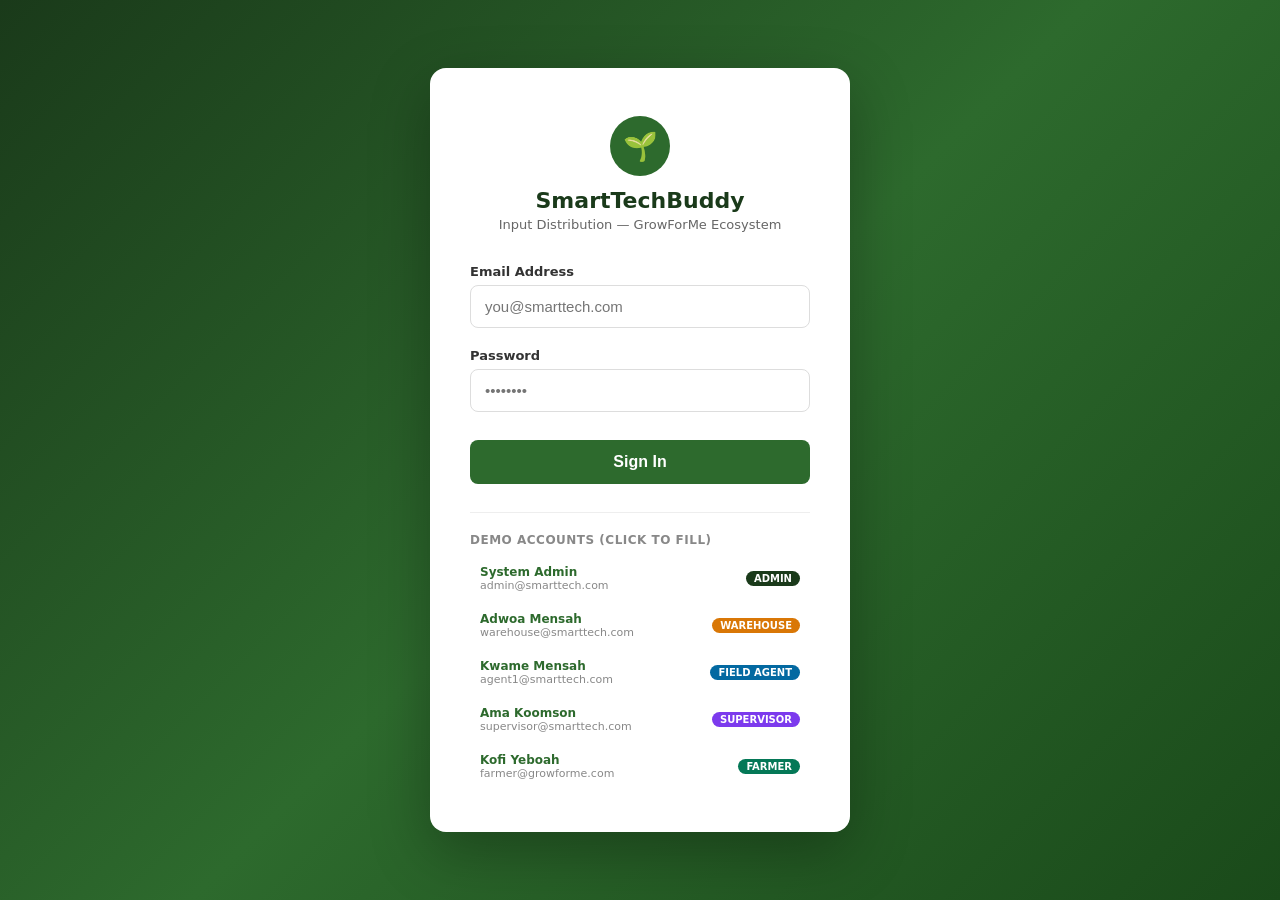
<file: frontend/index.html>
<!DOCTYPE html>
<html lang="en">
<head>
    <meta charset="UTF-8">
    <meta http-equiv="refresh" content="0; url=login/index.html">
    <title>Redirecting to SmartTechBuddy...</title>
</head>
<body>
    <p>Redirecting to the login page... <a href="login/index.html">Click here if you are not redirected automatically.</a></p>
</body>
</html>
</file>
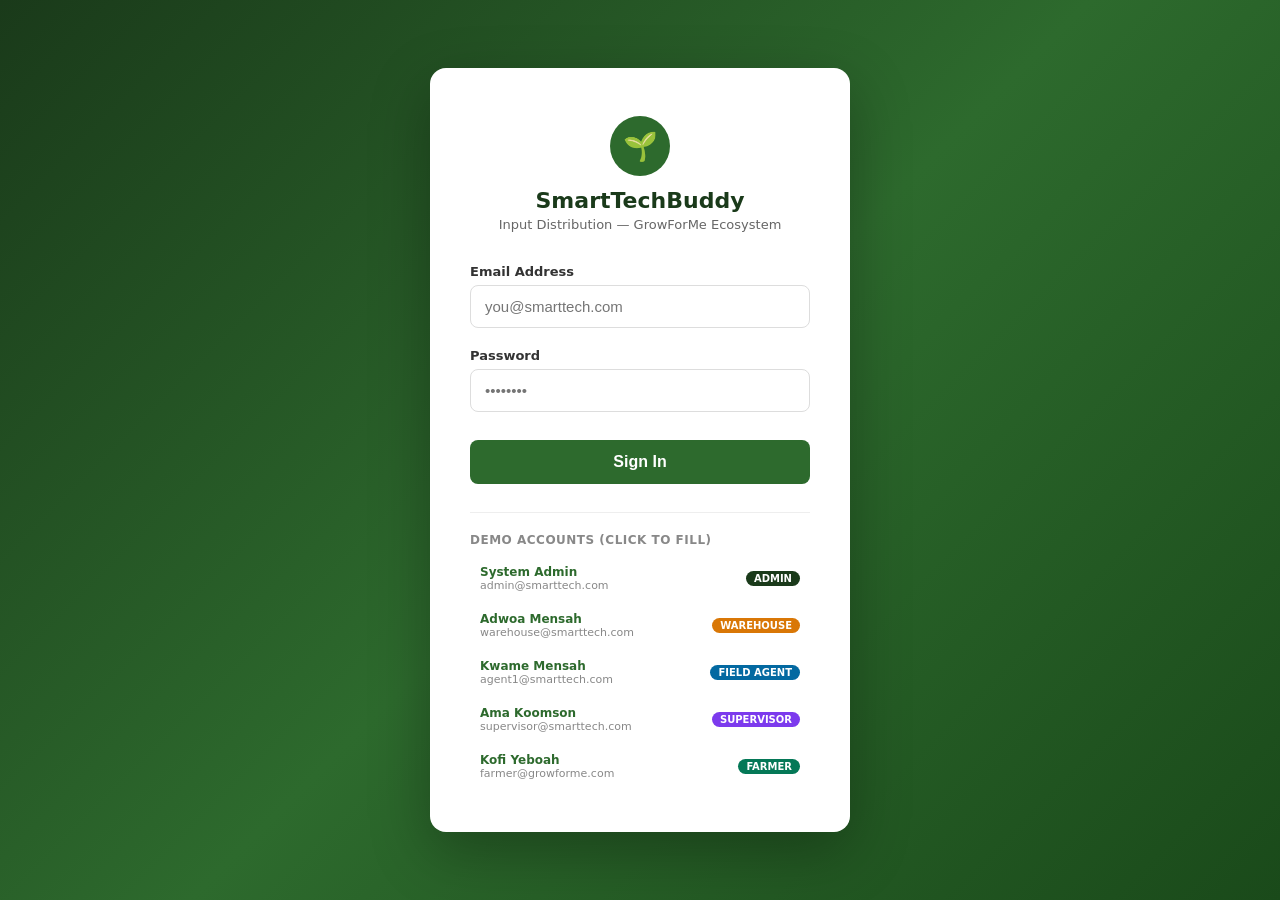
<file: frontend/login/index.html>
<!DOCTYPE html>
<html lang="en">
<head>
  <meta charset="UTF-8" />
  <meta name="viewport" content="width=device-width, initial-scale=1.0" />
  <title>SmartTechBuddy – Login</title>
  <style>
    *, *::before, *::after { box-sizing: border-box; margin: 0; padding: 0; }
    body {
      min-height: 100vh;
      display: flex;
      align-items: center;
      justify-content: center;
      background: linear-gradient(135deg, #1a3a1a 0%, #2d6a2d 50%, #1a4a1a 100%);
      font-family: 'Segoe UI', system-ui, sans-serif;
    }
    .card {
      background: #fff;
      border-radius: 16px;
      box-shadow: 0 20px 60px rgba(0,0,0,0.3);
      width: 100%;
      max-width: 420px;
      padding: 48px 40px 40px;
    }
    @media (max-width: 480px) {
      body { padding: 15px; }
      .card { padding: 30px 20px 20px; box-shadow: 0 10px 30px rgba(0,0,0,0.2); }
      .demo-row { flex-wrap: wrap; gap: 8px; }
    }
    .logo { text-align: center; margin-bottom: 32px; }
    .logo-icon {
      width: 60px; height: 60px;
      background: #2d6a2d;
      border-radius: 50%;
      display: inline-flex; align-items: center; justify-content: center;
      font-size: 28px; margin-bottom: 12px;
    }
    .logo h1 { font-size: 22px; color: #1a3a1a; font-weight: 700; }
    .logo p  { font-size: 13px; color: #666; margin-top: 4px; }
    .field { margin-bottom: 20px; }
    label { display: block; font-size: 13px; font-weight: 600; color: #333; margin-bottom: 6px; }
    input {
      width: 100%; padding: 12px 14px;
      border: 1.5px solid #ddd; border-radius: 8px;
      font-size: 15px; color: #222;
      transition: border-color .2s;
      outline: none;
    }
    input:focus { border-color: #2d6a2d; }
    .btn {
      width: 100%; padding: 13px;
      background: #2d6a2d; color: #fff;
      border: none; border-radius: 8px;
      font-size: 16px; font-weight: 600;
      cursor: pointer; margin-top: 8px;
      transition: background .2s;
    }
    .btn:hover { background: #1a4a1a; }
    .btn:disabled { background: #999; cursor: not-allowed; }
    .error {
      background: #fff0f0; border: 1px solid #ffcccc;
      color: #cc0000; border-radius: 8px;
      padding: 10px 14px; font-size: 13px;
      margin-bottom: 16px; display: none;
    }
    .demo-accounts {
      margin-top: 28px; border-top: 1px solid #eee; padding-top: 20px;
    }
    .demo-accounts h3 { font-size: 12px; color: #888; text-transform: uppercase; letter-spacing: .5px; margin-bottom: 10px; }
    .demo-row {
      display: flex; justify-content: space-between; align-items: center;
      padding: 8px 10px; border-radius: 6px; cursor: pointer;
      transition: background .15s; margin-bottom: 4px;
    }
    .demo-row:hover { background: #f0f8f0; }
    .demo-role { font-size: 12px; font-weight: 600; color: #2d6a2d; }
    .demo-email { font-size: 11px; color: #888; }
    .role-badge {
      font-size: 10px; padding: 2px 8px; border-radius: 999px;
      font-weight: 700; text-transform: uppercase;
    }
    .role-admin      { background: #1a3a1a; color: #fff; }
    .role-warehouse  { background: #d97706; color: #fff; }
    .role-agent      { background: #0369a1; color: #fff; }
    .role-supervisor { background: #7c3aed; color: #fff; }
    .role-farmer     { background: #047857; color: #fff; }
    .loading { display: none; }
  </style>
</head>
<body>
<div class="card">
  <div class="logo">
    <div class="logo-icon">🌱</div>
    <h1>SmartTechBuddy</h1>
    <p>Input Distribution — GrowForMe Ecosystem</p>
  </div>

  <div class="error" id="errorMsg"></div>

  <form id="loginForm">
    <div class="field">
      <label for="email">Email Address</label>
      <input type="email" id="email" placeholder="you@smarttech.com" autocomplete="email" required />
    </div>
    <div class="field">
      <label for="password">Password</label>
      <input type="password" id="password" placeholder="••••••••" autocomplete="current-password" required />
    </div>
    <button type="submit" class="btn" id="loginBtn">Sign In</button>
  </form>

  <div class="demo-accounts">
    <h3>Demo Accounts (click to fill)</h3>
    <div class="demo-row" onclick="fill('admin@smarttech.com','Admin@1234')">
      <div><div class="demo-role">System Admin</div><div class="demo-email">admin@smarttech.com</div></div>
      <span class="role-badge role-admin">Admin</span>
    </div>
    <div class="demo-row" onclick="fill('warehouse@smarttech.com','Warehouse@1234')">
      <div><div class="demo-role">Adwoa Mensah</div><div class="demo-email">warehouse@smarttech.com</div></div>
      <span class="role-badge role-warehouse">Warehouse</span>
    </div>
    <div class="demo-row" onclick="fill('agent1@smarttech.com','Agent@1234')">
      <div><div class="demo-role">Kwame Mensah</div><div class="demo-email">agent1@smarttech.com</div></div>
      <span class="role-badge role-agent">Field Agent</span>
    </div>
    <div class="demo-row" onclick="fill('supervisor@smarttech.com','Super@1234')">
      <div><div class="demo-role">Ama Koomson</div><div class="demo-email">supervisor@smarttech.com</div></div>
      <span class="role-badge role-supervisor">Supervisor</span>
    </div>
    <div class="demo-row" onclick="fill('farmer@growforme.com','Farmer@1234')">
      <div><div class="demo-role">Kofi Yeboah</div><div class="demo-email">farmer@growforme.com</div></div>
      <span class="role-badge role-farmer">Farmer</span>
    </div>
  </div>
</div>

<script>
const API = (window.location.hostname === 'localhost' || window.location.hostname === '127.0.0.1') 
  ? 'http://localhost:5000/api/v1' 
  : 'https://smarttech-simple-api.onrender.com/api/v1';

function fill(email, pw) {
  document.getElementById('email').value = email;
  document.getElementById('password').value = pw;
  document.getElementById('loginForm').dispatchEvent(new Event('submit'));
}

function showError(msg) {
  const el = document.getElementById('errorMsg');
  el.textContent = msg;
  el.style.display = 'block';
}

document.getElementById('loginForm').addEventListener('submit', async (e) => {
  e.preventDefault();
  const btn = document.getElementById('loginBtn');
  const errorEl = document.getElementById('errorMsg');
  errorEl.style.display = 'none';
  btn.disabled = true;
  btn.textContent = 'Signing in…';

  const email = document.getElementById('email').value.trim();
  const password = document.getElementById('password').value;

  try {
    const res = await fetch(`${API}/auth/login`, {
      method: 'POST',
      headers: { 'Content-Type': 'application/json' },
      body: JSON.stringify({ email, password }),
    });
    const data = await res.json();

    if (!res.ok) {
      showError(data.error || 'Login failed');
      return;
    }

    // Persist token + user in localStorage
    localStorage.setItem('auth_token', data.token);
    localStorage.setItem('auth_user', JSON.stringify(data.user));

    // Redirect to role dashboard
    const dashboardMap = {
      admin:         '../dashboard/admin.html',
      warehouse_mgr: '../dashboard/warehouse.html',
      field_agent:   '../dashboard/field_agent.html',
      supervisor:    '../dashboard/supervisor.html',
      farmer:        '../dashboard/farmer.html',
    };
    const dest = dashboardMap[data.user.role] || '../dashboard/admin.html';
    window.location.href = dest;
  } catch (err) {
    showError('Cannot reach server. Connecting to Render may take up to 50 seconds on the first try. Please wait a moment and try again.');
  } finally {
    btn.disabled = false;
    btn.textContent = 'Sign In';
  }
});

// Auto-redirect if already logged in
const token = localStorage.getItem('auth_token');
if (token) {
  const user = JSON.parse(localStorage.getItem('auth_user') || '{}');
  const dashboardMap = {
    admin: '../dashboard/admin.html', warehouse_mgr: '../dashboard/warehouse.html',
    field_agent: '../dashboard/field_agent.html', supervisor: '../dashboard/supervisor.html',
    farmer: '../dashboard/farmer.html',
  };
  if (user.role && dashboardMap[user.role]) window.location.href = dashboardMap[user.role];
}
</script>
</body>
</html>
</file>
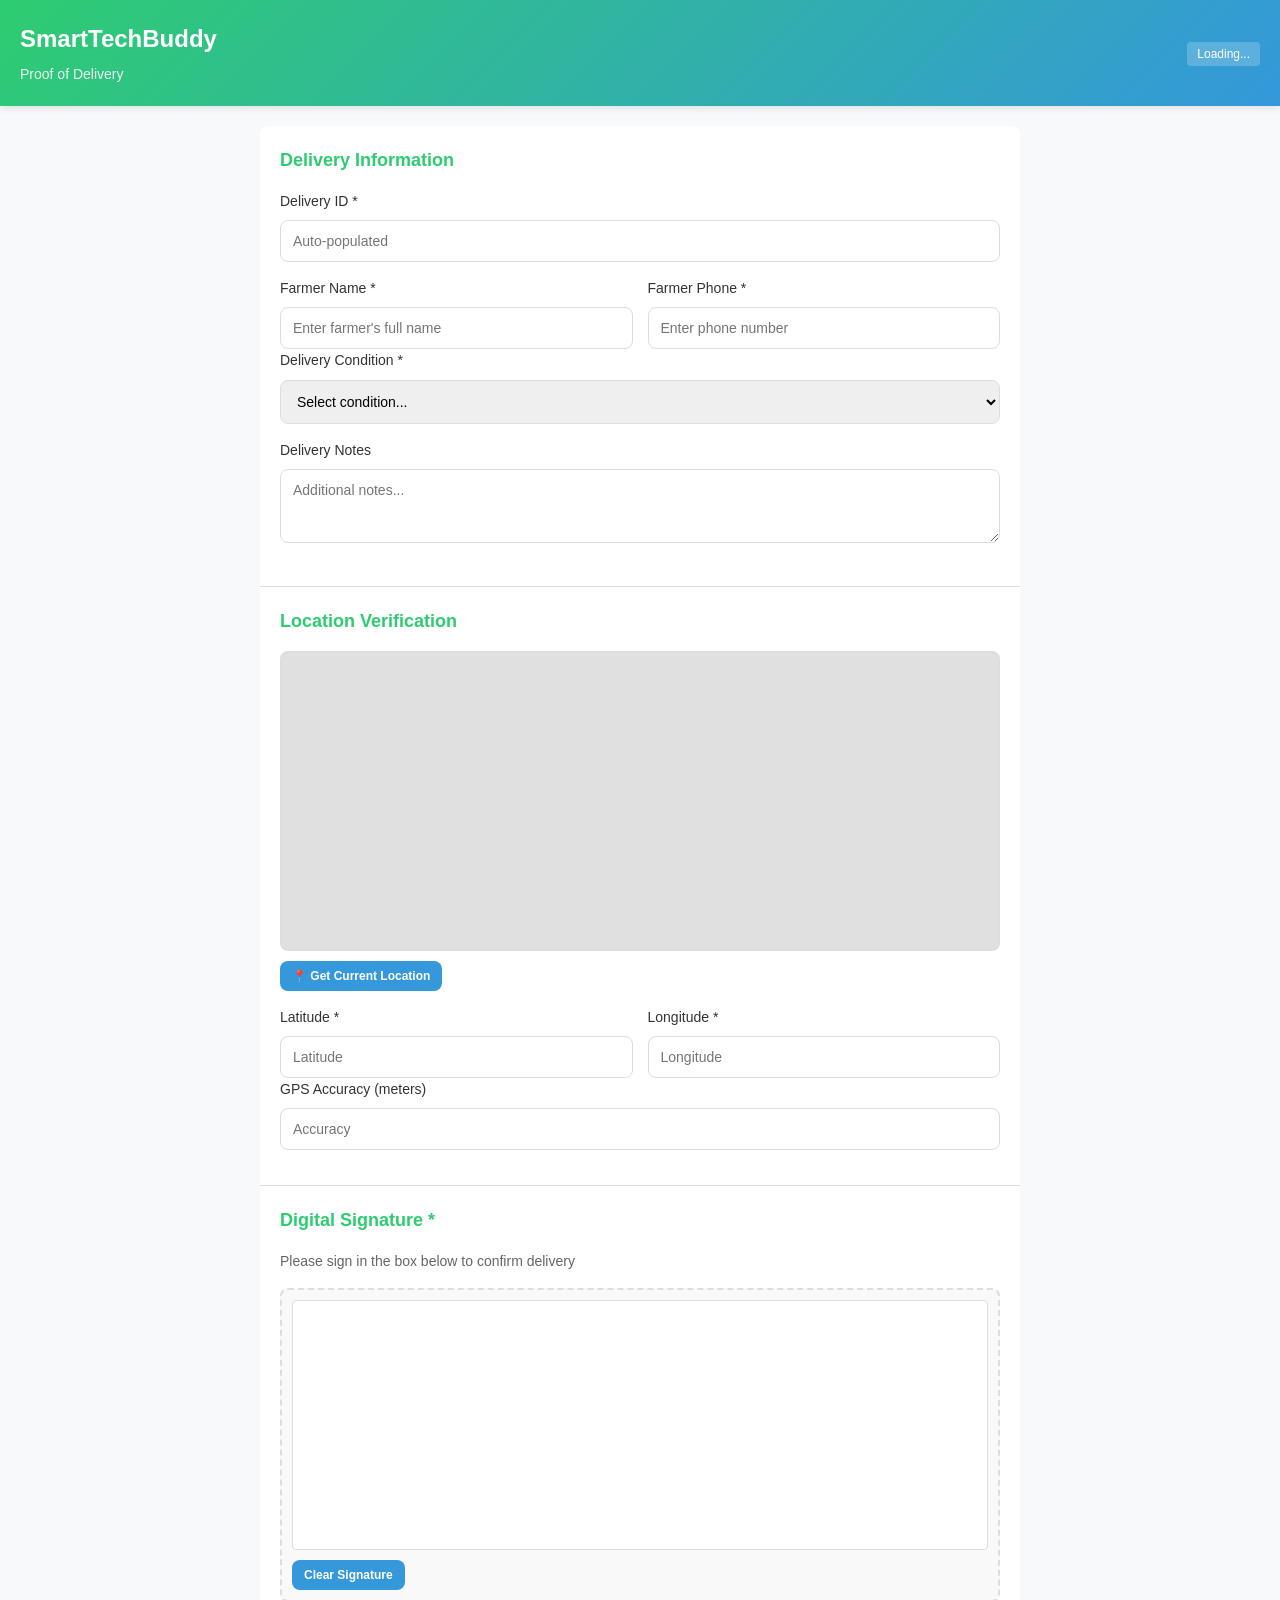
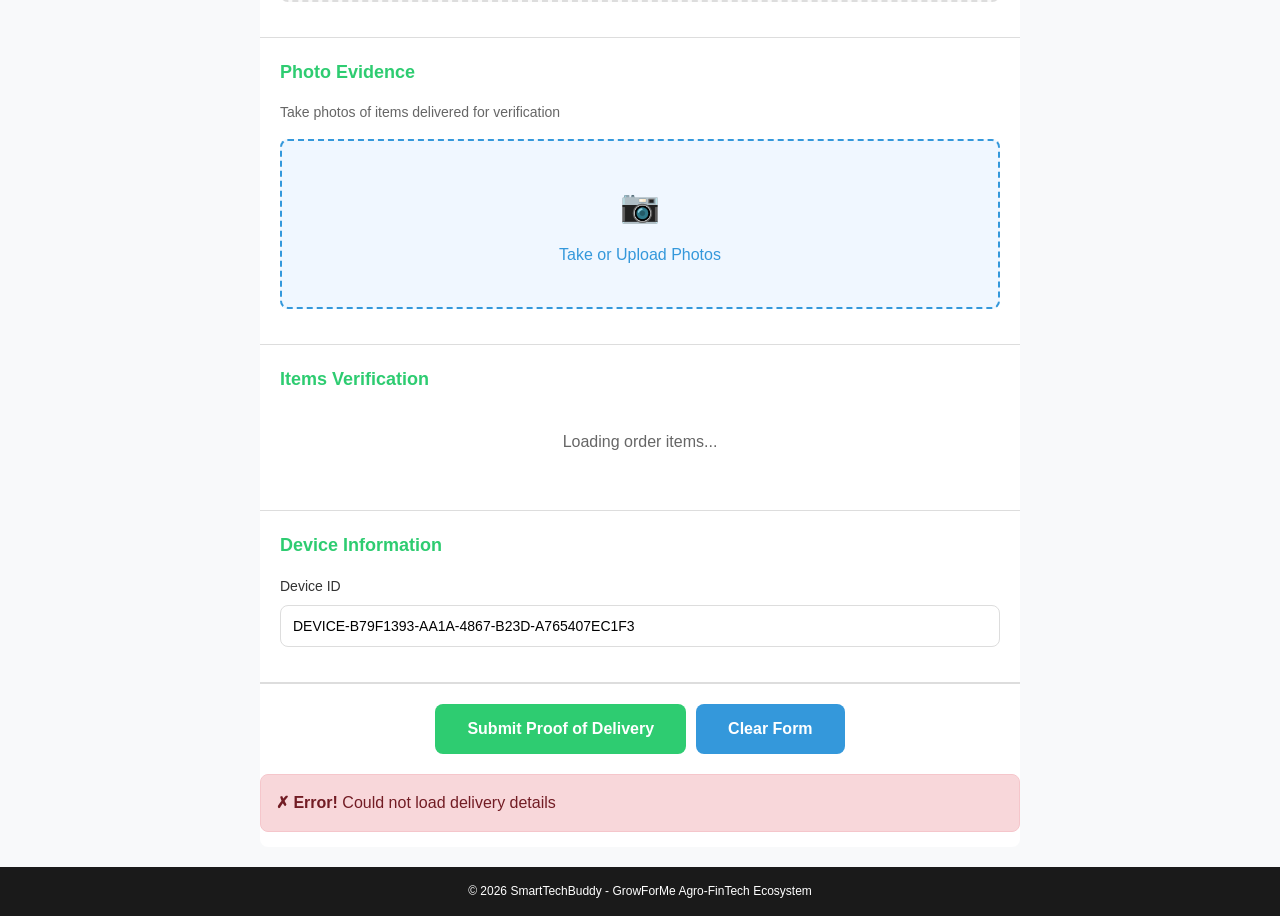
<file: frontend/pod-interface/index.html>
<!DOCTYPE html>
<html lang="en">
<head>
    <meta charset="UTF-8">
    <meta name="viewport" content="width=device-width, initial-scale=1.0">
    <meta http-equiv="X-UA-Compatible" content="IE=edge">
    <title>SmartTechBuddy - Proof of Delivery</title>
    <link rel="stylesheet" href="css/styles.css">
</head>
<body>
    <div class="pod-container">
        <!-- Header -->
        <header class="pod-header">
            <div class="header-content">
                <h1>SmartTechBuddy</h1>
                <p class="header-subtitle">Proof of Delivery</p>
            </div>
            <div class="header-info">
                <span class="delivery-number" id="deliveryNumber">Loading...</span>
            </div>
        </header>

        <!-- Main Content -->
        <main class="pod-main">
            <form id="podForm" class="pod-form" method="POST">
                
                <!-- Delivery Information Section -->
                <section class="form-section">
                    <h2 class="section-title">Delivery Information</h2>
                    
                    <div class="form-group">
                        <label for="deliveryID">Delivery ID *</label>
                        <input type="text" id="deliveryID" name="delivery_id" required readonly 
                               placeholder="Auto-populated" class="form-control">
                    </div>

                    <div class="form-row">
                        <div class="form-group half">
                            <label for="farmerName">Farmer Name *</label>
                            <input type="text" id="farmerName" name="farmer_name" required 
                                   placeholder="Enter farmer's full name" class="form-control">
                        </div>
                        <div class="form-group half">
                            <label for="farmerPhone">Farmer Phone *</label>
                            <input type="tel" id="farmerPhone" name="farmer_phone" required 
                                   placeholder="Enter phone number" class="form-control">
                        </div>
                    </div>

                    <div class="form-group">
                        <label for="deliveryCondition">Delivery Condition *</label>
                        <select id="deliveryCondition" name="delivery_condition" required class="form-control">
                            <option value="">Select condition...</option>
                            <option value="perfect">Perfect Condition</option>
                            <option value="minor_damage">Minor Damage</option>
                            <option value="major_damage">Major Damage</option>
                        </select>
                    </div>

                    <div class="form-group">
                        <label for="deliveryNotes">Delivery Notes</label>
                        <textarea id="deliveryNotes" name="notes" rows="3" placeholder="Additional notes..." 
                                  class="form-control"></textarea>
                    </div>
                </section>

                <!-- Location Information Section -->
                <section class="form-section">
                    <h2 class="section-title">Location Verification</h2>
                    
                    <div id="mapContainer" class="map-container">
                        <div id="map" class="map"></div>
                        <button type="button" class="btn btn-secondary btn-sm" id="getLocationBtn">
                            📍 Get Current Location
                        </button>
                    </div>

                    <div class="form-row">
                        <div class="form-group half">
                            <label for="latitude">Latitude *</label>
                            <input type="number" id="latitude" name="location_latitude" required step="0.0001"
                                   placeholder="Latitude" class="form-control" readonly>
                        </div>
                        <div class="form-group half">
                            <label for="longitude">Longitude *</label>
                            <input type="number" id="longitude" name="location_longitude" required step="0.0001"
                                   placeholder="Longitude" class="form-control" readonly>
                        </div>
                    </div>

                    <!-- Geofence / Risk Panel (populated after GPS capture) -->
                    <div id="geofencePanel" class="geofence-panel" style="display:none;">
                        <div id="geofenceBadge" class="geofence-badge"></div>
                        <div id="geofenceDetail" class="geofence-detail"></div>
                        <div id="geofenceFlags" class="geofence-flags"></div>
                    </div>

                    <div class="form-group">
                        <label for="accuracy">GPS Accuracy (meters)</label>
                        <input type="number" id="accuracy" name="accuracy_meters" 
                               placeholder="Accuracy" class="form-control" readonly>
                    </div>
                </section>

                <!-- Signature Capture Section -->
                <section class="form-section">
                    <h2 class="section-title">Digital Signature *</h2>
                    <p class="section-description">Please sign in the box below to confirm delivery</p>
                    
                    <div class="signature-container">
                        <canvas id="signatureCanvas" class="signature-canvas"></canvas>
                        <div class="signature-controls">
                            <button type="button" class="btn btn-secondary btn-sm" id="clearSignature">
                                Clear Signature
                            </button>
                        </div>
                    </div>
                    <input type="hidden" id="signatureData" name="signature_data">
                </section>

                <!-- Photo Evidence Section -->
                <section class="form-section">
                    <h2 class="section-title">Photo Evidence</h2>
                    <p class="section-description">Take photos of items delivered for verification</p>
                    
                    <div class="photo-input-group">
                        <label for="photoUpload" class="photo-upload-label">
                            <span class="photo-icon">📷</span>
                            <span>Take or Upload Photos</span>
                        </label>
                        <input type="file" id="photoUpload" name="photos" accept="image/*" multiple
                               class="photo-input" capture="environment">
                    </div>

                    <div id="photoPreview" class="photo-preview">
                        <!-- Photos will be displayed here -->
                    </div>
                    
                    <input type="hidden" id="photosData" name="photos">
                </section>

                <!-- Items Verification Section -->
                <section class="form-section">
                    <h2 class="section-title">Items Verification</h2>
                    
                    <div id="itemsContainer" class="items-container">
                        <!-- Items will be dynamically loaded -->
                        <p class="loading-text">Loading order items...</p>
                    </div>
                    
                    <input type="hidden" id="itemsVerified" name="items_verified">
                </section>

                <!-- Device Information Section -->
                <section class="form-section">
                    <h2 class="section-title">Device Information</h2>
                    
                    <div class="form-group">
                        <label for="deviceID">Device ID</label>
                        <input type="text" id="deviceID" name="device_id" placeholder="Device ID"
                               class="form-control" readonly>
                    </div>
                </section>

                <!-- Risk Assessment Summary (shown after successful submission) -->
                <div id="riskSummary" class="risk-summary" style="display:none;"></div>

                <!-- Form Actions -->
                <section class="form-actions">
                    <button type="submit" class="btn btn-primary btn-lg" id="submitBtn">
                        Submit Proof of Delivery
                    </button>
                    <button type="reset" class="btn btn-secondary btn-lg" id="resetBtn">
                        Clear Form
                    </button>
                </section>

                <!-- Success Message -->
                <div id="successMessage" class="alert alert-success" style="display: none;">
                    <strong>✓ Success!</strong> Proof of Delivery submitted successfully.
                </div>

                <!-- Error Message -->
                <div id="errorMessage" class="alert alert-error" style="display: none;">
                    <strong>✗ Error!</strong> <span id="errorText"></span>
                </div>

            </form>
        </main>

        <!-- Footer -->
        <footer class="pod-footer">
            <p>&copy; 2026 SmartTechBuddy - GrowForMe Agro-FinTech Ecosystem</p>
        </footer>
    </div>

    <!-- Scripts -->
    <script src="js/signature.js"></script>
    <script src="js/app.js"></script>
</body>
</html>
</file>
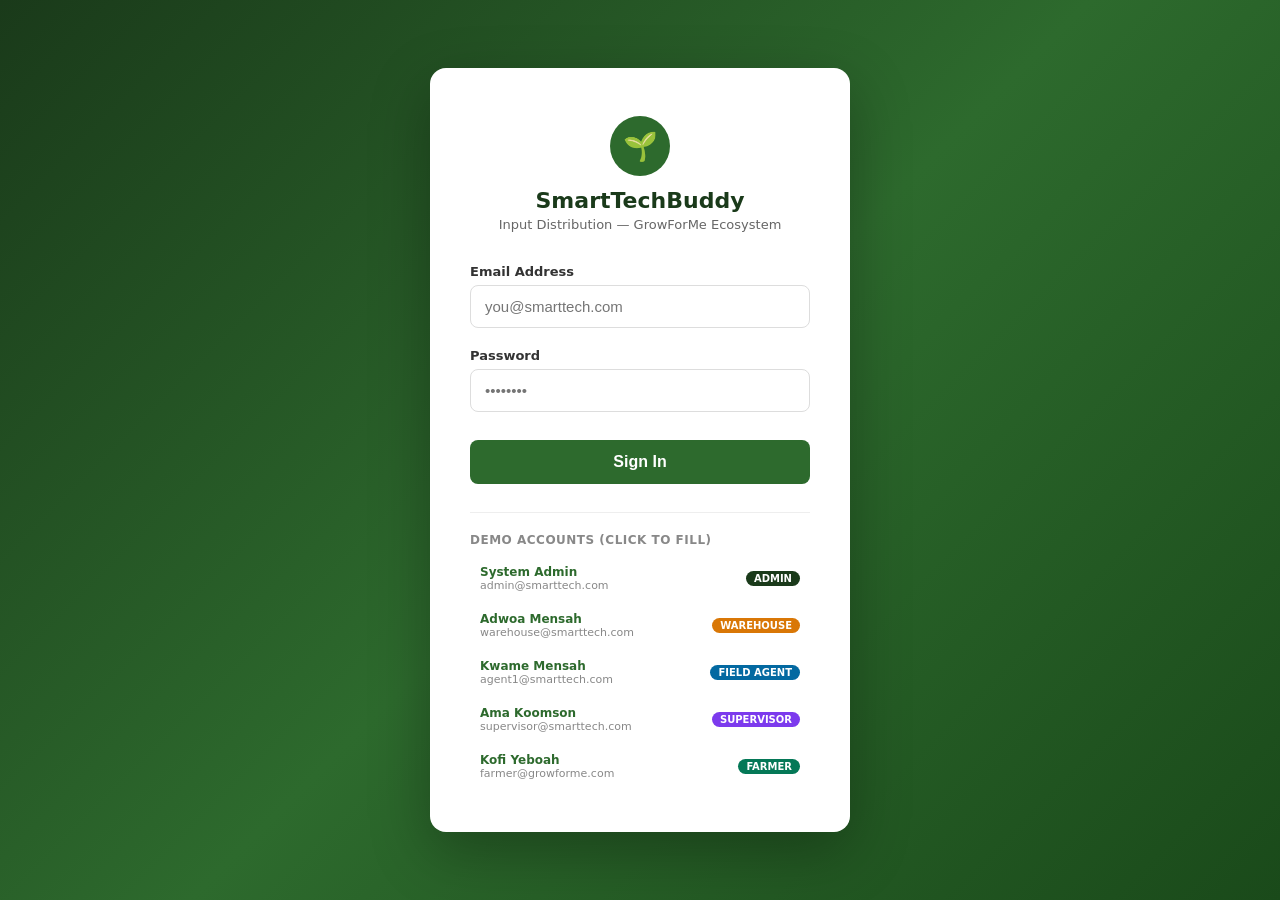
<file: frontend/dashboard/admin.html>
<!DOCTYPE html>
<html lang="en">
<head>
  <meta charset="UTF-8" /><meta name="viewport" content="width=device-width, initial-scale=1.0" />
  <title>Admin Dashboard</title>
  <link rel="stylesheet" href="../shared/dashboard.css" />
</head>
<body class="role-admin">
<nav id="navbar"></nav>
<div class="page-header">
  <h1>System Administration</h1>
  <p>Full system overview — users, deliveries, risk alerts</p>
</div>
<main>
  <div class="stat-grid" id="statsGrid">
    <div class="loading-spinner">Loading stats…</div>
  </div>

  <div class="table-card">
    <div class="table-card-header">
      <h2>All Users</h2>
      <button class="btn btn-primary" onclick="loadUsers()">Refresh</button>
    </div>
    <table id="usersTable">
      <thead><tr><th>Name</th><th>Email</th><th>Role</th><th>Actions</th></tr></thead>
      <tbody><tr><td colspan="4" class="loading-spinner">Loading…</td></tr></tbody>
    </table>
  </div>

  <div class="table-card">
    <div class="table-card-header">
      <h2>Navigation</h2>
    </div>
    <div style="display:flex;flex-wrap:wrap;gap:12px;padding:16px">
      <a href="analytics.html" class="btn btn-primary">📊 CEO Analytics Dashboard</a>
      <a href="inventory.html" class="btn btn-primary">📦 Inventory Sync</a>
      <a href="warehouse.html" class="btn btn-primary">🏭 Warehouse Ops</a>
      <a href="supervisor.html" class="btn btn-primary">🔍 Risk Review</a>
      <a href="driver_map.html?route_id=ROUTE-001" class="btn btn-primary">🗺️ Driver Map</a>
      <a href="http://localhost:5000/api/v1/openapi.json" target="_blank" class="btn btn-ghost">OpenAPI Spec ↗</a>
    </div>
  </div>

  <div class="table-card">
    <div class="table-card-header">
      <h2>API Endpoints</h2>
      <a href="http://localhost:5000/api/v1/openapi.json" target="_blank" class="btn btn-ghost">OpenAPI Spec ↗</a>
    </div>
    <table>
      <thead><tr><th>Method</th><th>Endpoint</th><th>Access</th></tr></thead>
      <tbody id="endpointsTable"></tbody>
    </table>
  </div>
</main>

<script type="module">
import { requireAuth, renderNav, apiFetch, logout } from '../shared/auth.js';

const user = requireAuth('admin');
if (user) {
  document.body.classList.add('role-admin');
  renderNav(user);
  loadStats();
  loadUsers();
  renderEndpoints();
}

async function loadStats() {
  const res = await apiFetch('/dashboard/admin/stats');
  if (!res) return;
  const d = await res.json();
  document.getElementById('statsGrid').innerHTML = `
    <div class="stat-card"><div class="stat-label">Total Orders</div><div class="stat-value">${d.total_orders}</div></div>
    <div class="stat-card warn"><div class="stat-label">Pending Batches</div><div class="stat-value">${d.pending_batches}</div></div>
    <div class="stat-card info"><div class="stat-label">Active Deliveries</div><div class="stat-value">${d.active_deliveries}</div></div>
    <div class="stat-card alert"><div class="stat-label">High-Risk Flagged</div><div class="stat-value">${d.flagged_high_risk}</div></div>
    <div class="stat-card"><div class="stat-label">PoD Pending Review</div><div class="stat-value">${d.pod_pending_review}</div></div>
    <div class="stat-card"><div class="stat-label">Total Users</div><div class="stat-value">${d.total_users}</div></div>
  `;
}

async function loadUsers() {
  const res = await apiFetch('/auth/users');
  if (!res) return;
  const d = await res.json();
  const ROLE_BADGE = {
    admin:'badge-red', warehouse_mgr:'badge-yellow', field_agent:'badge-blue',
    supervisor:'badge-purple', farmer:'badge-green',
  };
  document.querySelector('#usersTable tbody').innerHTML = d.users.map(u => `
    <tr>
      <td>${u.name}</td>
      <td>${u.email}</td>
      <td><span class="badge ${ROLE_BADGE[u.role] || 'badge-gray'}">${u.role}</span></td>
      <td><button class="btn btn-ghost" onclick="alert('User management coming soon')">Manage</button></td>
    </tr>`).join('');
}

function renderEndpoints() {
  const endpoints = [
    ['GET',  '/auth/me',                                'All roles'],
    ['GET',  '/auth/users',                             'Admin only'],
    ['GET',  '/deliveries/<id>',                        'Admin, Warehouse, Agent, Supervisor'],
    ['POST', '/proof-of-delivery/<id>',                 'Agent, Admin'],
    ['GET',  '/inventory/warehouses/<id>/stock',        'Admin, Warehouse — User Story 1'],
    ['POST', '/inventory/warehouses/<id>/sync',         'Admin, Warehouse — User Story 1'],
    ['GET',  '/batches/by-district',                    'Admin, Warehouse — User Story 2'],
    ['POST', '/batches/create-from-district',           'Admin, Warehouse — User Story 2'],
    ['POST', '/batches/<id>/release-order',             'Admin, Warehouse — User Story 3'],
    ['POST', '/deliveries/<id>/send-sms',               'Admin, Warehouse, Agent — User Story 4'],
    ['POST', '/deliveries/bulk-sms',                    'Admin, Warehouse — User Story 4'],
    ['POST', '/batches/regional-cluster',               'Admin, Warehouse — K-Means'],
    ['GET',  '/dispatch/eligibility-check/<id>',        'Admin, Warehouse'],
    ['POST', '/dispatch/route',                         'Admin, Warehouse'],
    ['POST', '/dispatch/geofence-check',                'Agent, Admin, Supervisor'],
    ['GET',  '/analytics/overview',                     'Admin — User Story 6'],
    ['GET',  '/analytics/by-region',                    'Admin, Warehouse — User Story 6'],
    ['GET',  '/analytics/weekly-trend',                 'Admin, Warehouse — User Story 6'],
    ['GET',  '/routes/<id>/map',                        'Admin, Warehouse, Agent — User Story 7'],
    ['POST', '/routes/<id>/stops/<n>/complete',         'Agent, Admin — User Story 7'],
    ['GET',  '/dashboard/admin/stats',                  'Admin'],
    ['GET',  '/dashboard/supervisor/flagged',           'Supervisor, Admin'],
    ['GET',  '/dashboard/farmer/status',                'Farmer, Admin'],
  ];
  document.getElementById('endpointsTable').innerHTML = endpoints.map(([m,p,a]) => `
    <tr>
      <td><span class="badge ${m==='GET'?'badge-blue':'badge-green'}">${m}</span></td>
      <td><code>/api/v1${p}</code></td>
      <td style="font-size:12px;color:#666">${a}</td>
    </tr>`).join('');
}

window.loadUsers = loadUsers;
</script>
</body>
</html>
</file>
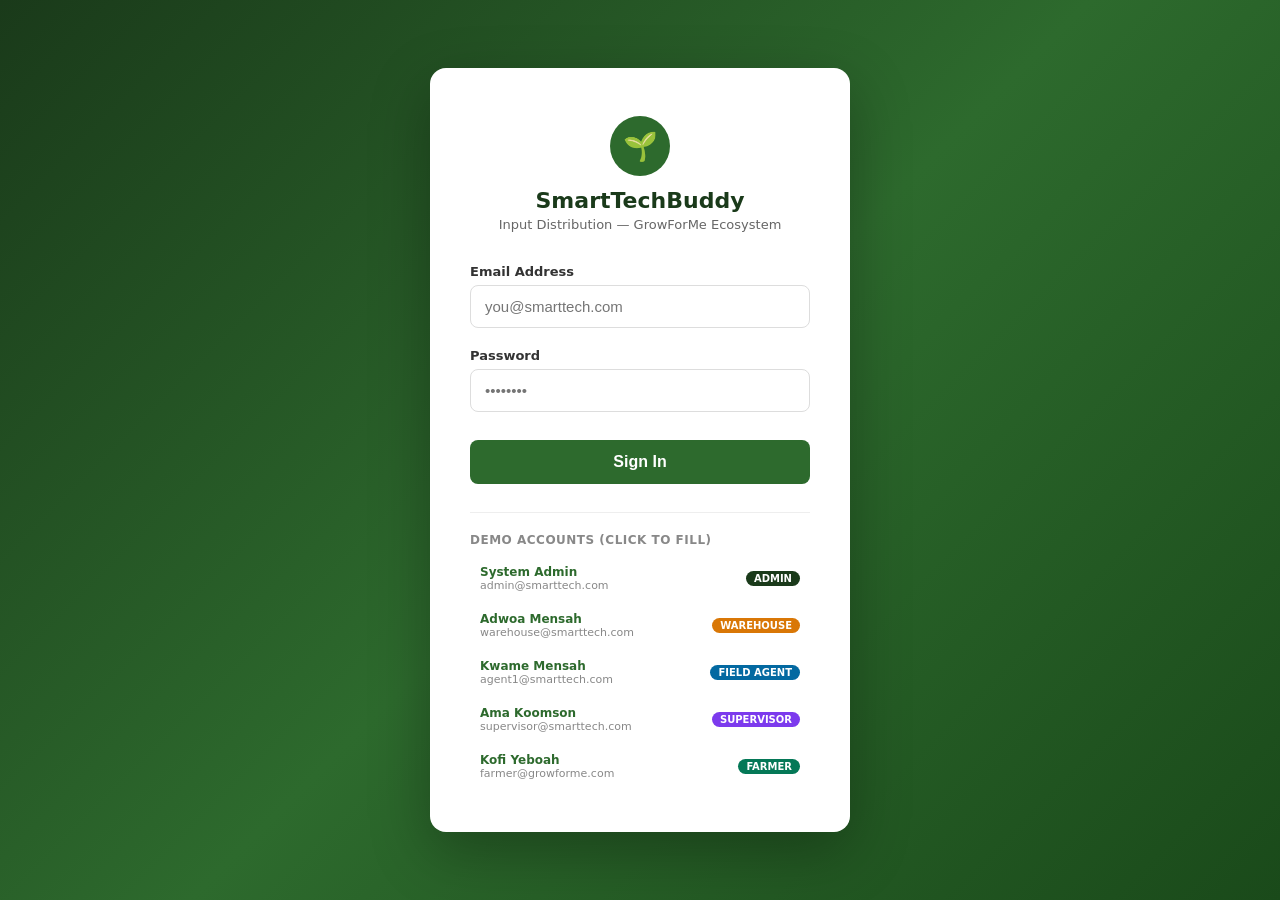
<file: frontend/dashboard/analytics.html>
<!DOCTYPE html>
<html lang="en">
<head>
  <meta charset="UTF-8" /><meta name="viewport" content="width=device-width, initial-scale=1.0" />
  <title>Analytics – CEO Dashboard</title>
  <link rel="stylesheet" href="../shared/dashboard.css" />
  <style>
    .chart-grid { display: grid; grid-template-columns: 1fr 1fr; gap: 20px; margin-bottom: 24px; }
    @media(max-width:900px){ .chart-grid { grid-template-columns: 1fr; } }
    .chart-card { background:#fff; border-radius:12px; box-shadow:0 1px 4px rgba(0,0,0,.07); padding:20px; }
    .chart-card h2 { font-size:15px; color:#1a3a1a; margin-bottom:16px; }
    .bar-row { display:flex; align-items:center; margin-bottom:10px; gap:10px; }
    .bar-label { width:140px; font-size:13px; color:#444; flex-shrink:0; }
    .bar-track { flex:1; background:#f0f0f0; border-radius:999px; height:18px; overflow:hidden; }
    .bar-fill  { height:100%; border-radius:999px; display:flex; align-items:center; padding-left:8px; }
    .bar-fill span { font-size:11px; font-weight:700; color:#fff; white-space:nowrap; }
    .bar-green  { background:#2d6a2d; }
    .bar-blue   { background:#0369a1; }
    .bar-orange { background:#d97706; }
    .bar-red    { background:#dc2626; }
    .donut-legend { display:flex; flex-wrap:wrap; gap:10px 20px; margin-top:12px; }
    .legend-item { display:flex; align-items:center; gap:6px; font-size:13px; }
    .legend-dot  { width:12px; height:12px; border-radius:50%; flex-shrink:0; }
    .rate-badge {
      display:inline-flex; align-items:center; gap:6px;
      background:#f0f8f0; border:1px solid #b0d8b0; border-radius:8px;
      padding:8px 16px; font-size:14px; font-weight:600; color:#1a3a1a;
    }
    .rate-big { font-size:28px; }
    .kpi-row { display:flex; flex-wrap:wrap; gap:12px; margin-bottom:12px; }
    .trend-row { display:flex; align-items:flex-end; gap:8px; height:80px; }
    .trend-bar-wrap { flex:1; display:flex; flex-direction:column; align-items:center; gap:4px; }
    .trend-bar { width:100%; border-radius:4px 4px 0 0; min-height:4px; }
    .trend-bar-label { font-size:10px; color:#888; text-align:center; }
    .trend-bar-val { font-size:11px; font-weight:600; color:#444; }
  </style>
</head>
<body class="role-admin">
<nav id="navbar"></nav>
<div class="page-header">
  <h1>CEO Analytics Dashboard</h1>
  <p>Real-time view of delivered vs. pending inputs across all regions — GrowForMe Ecosystem</p>
</div>
<main>
  <!-- KPI Summary -->
  <div class="stat-grid" id="summaryCards">
    <div class="loading-spinner">Loading…</div>
  </div>

  <div class="chart-grid">
    <!-- Regional Breakdown -->
    <div class="chart-card">
      <h2>Delivered vs Pending by Region</h2>
      <div id="regionChart"><div class="loading-spinner">Loading…</div></div>
    </div>

    <!-- Delivery Rate KPIs -->
    <div class="chart-card">
      <h2>Key Performance Indicators</h2>
      <div id="kpiPanel"><div class="loading-spinner">Loading…</div></div>
    </div>

    <!-- Input Type Breakdown -->
    <div class="chart-card">
      <h2>Dispatch by Input Category</h2>
      <div id="inputTypeChart"><div class="loading-spinner">Loading…</div></div>
    </div>

    <!-- Weekly Trend -->
    <div class="chart-card">
      <h2>Weekly Dispatch vs Delivery Trend</h2>
      <div id="trendChart"><div class="loading-spinner">Loading…</div></div>
    </div>
  </div>

  <!-- Detail Table -->
  <div class="table-card">
    <div class="table-card-header">
      <h2>Regional Detail</h2>
      <button class="btn btn-primary" onclick="refresh()">Refresh</button>
    </div>
    <table>
      <thead>
        <tr><th>Region</th><th>Total</th><th>Delivered</th><th>In Transit</th><th>Pending</th><th>Failed</th><th>Rate</th></tr>
      </thead>
      <tbody id="regionTable"></tbody>
    </table>
  </div>
</main>

<script type="module">
import { requireAuth, renderNav, apiFetch } from '../shared/auth.js';

const user = requireAuth('admin');
if (user) {
  renderNav(user);
  loadAll();
}

async function loadAll() {
  const res = await apiFetch('/analytics/overview');
  if (!res || !res.ok) return;
  const d = await res.json();

  // Summary cards
  const s = d.summary;
  document.getElementById('summaryCards').innerHTML = `
    <div class="stat-card"><div class="stat-label">Total Orders</div><div class="stat-value">${s.total_orders}</div><div class="stat-sub">All time</div></div>
    <div class="stat-card"><div class="stat-label">Delivered</div><div class="stat-value">${s.delivered}</div><div class="stat-sub">${s.delivery_rate_pct}% delivery rate</div></div>
    <div class="stat-card info"><div class="stat-label">In Transit</div><div class="stat-value">${s.in_transit}</div><div class="stat-sub">Currently active</div></div>
    <div class="stat-card warn"><div class="stat-label">Pending Dispatch</div><div class="stat-value">${s.pending_dispatch}</div><div class="stat-sub">Awaiting route assignment</div></div>
    <div class="stat-card alert"><div class="stat-label">Failed</div><div class="stat-value">${s.failed}</div><div class="stat-sub">Requires follow-up</div></div>
    <div class="stat-card"><div class="stat-label">On-Time Rate</div><div class="stat-value">${s.on_time_rate_pct}%</div><div class="stat-sub">Within predicted window</div></div>
    <div class="stat-card"><div class="stat-label">SMS Alerts Sent</div><div class="stat-value">${d.sms_alerts_sent}</div><div class="stat-sub">Farmer notifications</div></div>
    <div class="stat-card"><div class="stat-label">Avg Delivery Time</div><div class="stat-value">${d.avg_delivery_time_hours}h</div><div class="stat-sub">Door-to-door average</div></div>
  `;

  // Region chart
  const maxTotal = Math.max(...d.by_region.map(r => r.total));
  document.getElementById('regionChart').innerHTML = d.by_region.map(r => {
    const dpct = Math.round(r.delivered / r.total * 100);
    const ipct = Math.round(r.in_transit / r.total * 100);
    const ppct = Math.round(r.pending / r.total * 100);
    return `
      <div style="margin-bottom:14px">
        <div style="display:flex;justify-content:space-between;font-size:13px;margin-bottom:4px">
          <strong>${r.region}</strong>
          <span style="color:#888">${r.total} orders</span>
        </div>
        <div class="bar-track" style="height:22px">
          <div style="display:flex;height:100%">
            <div style="width:${dpct}%;background:#2d6a2d;display:flex;align-items:center;padding-left:6px;transition:width .5s">
              <span style="font-size:11px;font-weight:700;color:#fff;white-space:nowrap">${r.delivered} ✓</span>
            </div>
            <div style="width:${ipct}%;background:#0369a1;display:flex;align-items:center;padding-left:4px">
              <span style="font-size:10px;color:#fff">${r.in_transit}</span>
            </div>
            <div style="width:${ppct}%;background:#d97706"></div>
          </div>
        </div>
      </div>`;
  }).join('') + `
    <div class="donut-legend">
      <div class="legend-item"><div class="legend-dot" style="background:#2d6a2d"></div>Delivered</div>
      <div class="legend-item"><div class="legend-dot" style="background:#0369a1"></div>In Transit</div>
      <div class="legend-item"><div class="legend-dot" style="background:#d97706"></div>Pending</div>
    </div>`;

  // KPI panel
  document.getElementById('kpiPanel').innerHTML = `
    <div class="kpi-row">
      <div class="rate-badge"><span class="rate-big">${s.delivery_rate_pct}%</span> Delivery Rate</div>
      <div class="rate-badge"><span class="rate-big">${s.on_time_rate_pct}%</span> On-Time</div>
    </div>
    <div class="kpi-row">
      <div class="rate-badge">⚠️ ${d.high_risk_pods} High-Risk PoDs</div>
      <div class="rate-badge">📱 ${d.sms_alerts_sent} SMS Sent</div>
    </div>
    <div style="margin-top:16px">
      <div class="bar-row"><div class="bar-label">Delivery Rate</div>
        <div class="bar-track"><div class="bar-fill bar-green" style="width:${s.delivery_rate_pct}%"><span>${s.delivery_rate_pct}%</span></div></div>
      </div>
      <div class="bar-row"><div class="bar-label">On-Time</div>
        <div class="bar-track"><div class="bar-fill bar-blue" style="width:${s.on_time_rate_pct}%"><span>${s.on_time_rate_pct}%</span></div></div>
      </div>
      <div class="bar-row"><div class="bar-label">Failure Rate</div>
        <div class="bar-track"><div class="bar-fill bar-red" style="width:${(s.failed/s.total_orders*100).toFixed(1)}%"><span>${(s.failed/s.total_orders*100).toFixed(1)}%</span></div></div>
      </div>
    </div>`;

  // Input type chart
  document.getElementById('inputTypeChart').innerHTML = d.by_input_type.map(it => {
    const pct = Math.round(it.delivered / it.dispatched * 100);
    return `
      <div class="bar-row">
        <div class="bar-label" style="font-size:12px">${it.input_type}</div>
        <div class="bar-track">
          <div class="bar-fill bar-green" style="width:${pct}%"><span>${it.delivered}/${it.dispatched}</span></div>
        </div>
        <span style="font-size:12px;color:#888;width:36px;text-align:right">${pct}%</span>
      </div>`;
  }).join('');

  // Weekly trend
  const maxDisp = Math.max(...d.weekly_trend.map(w => w.dispatched));
  document.getElementById('trendChart').innerHTML = `
    <div class="trend-row">
      ${d.weekly_trend.map(w => `
        <div class="trend-bar-wrap">
          <div class="trend-bar-val">${w.delivered}</div>
          <div class="trend-bar" style="height:${Math.round(w.dispatched/maxDisp*60)}px;background:#2d6a2d;position:relative">
            <div style="position:absolute;bottom:0;left:0;right:0;height:${Math.round(w.delivered/maxDisp*60)}px;background:#2d6a2d"></div>
            <div style="position:absolute;bottom:0;left:0;right:0;background:#d1fae5;height:100%"></div>
            <div style="position:absolute;bottom:0;left:0;right:0;background:#2d6a2d;height:${Math.round(w.delivered/maxDisp*60)}px"></div>
          </div>
          <div class="trend-bar-label">${w.week.replace('Apr ','')}</div>
        </div>`).join('')}
    </div>
    <div class="donut-legend" style="margin-top:8px">
      <div class="legend-item"><div class="legend-dot" style="background:#2d6a2d"></div>Delivered</div>
      <div class="legend-item"><div class="legend-dot" style="background:#d1fae5"></div>Dispatched</div>
    </div>`;

  // Region table
  document.getElementById('regionTable').innerHTML = d.by_region.map(r => {
    const rate = (r.delivered / r.total * 100).toFixed(1);
    const rateClass = rate >= 80 ? 'badge-green' : rate >= 60 ? 'badge-yellow' : 'badge-red';
    return `<tr>
      <td><strong>${r.region}</strong></td>
      <td>${r.total}</td>
      <td>${r.delivered}</td>
      <td>${r.in_transit}</td>
      <td>${r.pending}</td>
      <td>${r.failed}</td>
      <td><span class="badge ${rateClass}">${rate}%</span></td>
    </tr>`;
  }).join('');
}

window.refresh = loadAll;
</script>
</body>
</html>
</file>
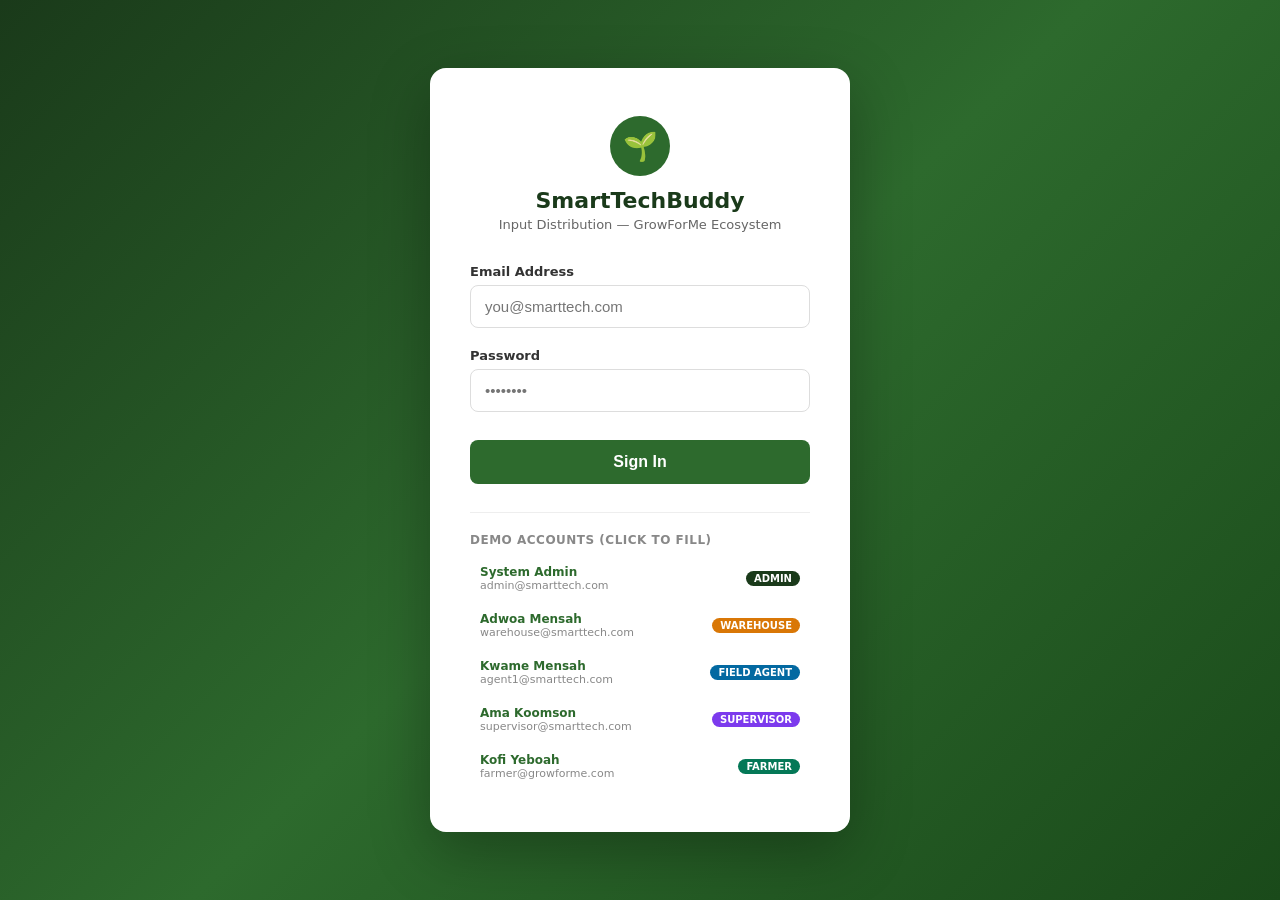
<file: frontend/dashboard/driver_map.html>
<!DOCTYPE html>
<html lang="en">
<head>
  <meta charset="UTF-8" /><meta name="viewport" content="width=device-width, initial-scale=1.0, maximum-scale=1.0" />
  <title>Driver Route Map</title>
  <link rel="stylesheet" href="../shared/dashboard.css" />
  <style>
    body { background:#f0f4f0; }
    .route-header {
      background: linear-gradient(135deg, #1a3a1a, #2d6a2d);
      color: #fff; padding: 16px 20px;
    }
    .route-header h1 { font-size: 18px; margin-bottom: 4px; }
    .route-header p  { font-size: 13px; opacity: .8; }
    .route-meta { display:flex; gap:20px; flex-wrap:wrap; margin-top:10px; }
    .route-meta-item { font-size:12px; }
    .route-meta-item strong { font-size:16px; display:block; }

    .map-frame {
      background: #e8f5e9;
      border-bottom: 3px solid #2d6a2d;
      min-height: 220px;
      display: flex; flex-direction: column;
      align-items: center; justify-content: center;
      font-size: 14px; color: #444;
      position: relative; overflow: hidden;
      padding: 16px;
    }
    .map-open-btn {
      display: inline-block; background: #2d6a2d; color: #fff;
      padding: 12px 24px; border-radius: 8px; font-weight: 700;
      text-decoration: none; font-size: 15px; margin-top: 10px;
    }
    .map-open-btn:hover { background: #1a4a1a; }
    .map-pin { font-size: 32px; margin-bottom: 6px; }

    .stop-list { padding: 0 16px 80px; }
    .stop-card {
      background: #fff; border-radius: 12px;
      box-shadow: 0 1px 5px rgba(0,0,0,.08);
      margin-bottom: 12px; overflow: hidden;
      border-left: 4px solid #ddd;
      transition: border-color .2s;
    }
    .stop-card.status-pending   { border-left-color: #d97706; }
    .stop-card.status-completed { border-left-color: #2d6a2d; }
    .stop-card.status-current   { border-left-color: #0369a1; box-shadow: 0 2px 12px rgba(3,105,161,.2); }

    .stop-header {
      display: flex; align-items: center; gap: 12px;
      padding: 14px 16px; cursor: pointer;
    }
    .stop-num {
      width: 32px; height: 32px; border-radius: 50%; background: #2d6a2d;
      color: #fff; font-weight: 700; font-size: 14px;
      display: flex; align-items: center; justify-content: center; flex-shrink: 0;
    }
    .stop-info { flex: 1; min-width: 0; }
    .stop-name { font-weight: 700; font-size: 15px; color: #1a3a1a; }
    .stop-address { font-size: 12px; color: #888; margin-top: 2px; white-space: nowrap; overflow: hidden; text-overflow: ellipsis; }
    .stop-eta { font-size: 12px; font-weight: 600; color: #2d6a2d; }
    .stop-dist { font-size: 11px; color: #aaa; }

    .stop-detail { padding: 0 16px 16px; border-top: 1px solid #f0f0f0; display: none; }
    .stop-detail.open { display: block; }
    .detail-row { display:flex; gap:8px; margin-bottom:10px; flex-wrap:wrap; }
    .detail-btn {
      display: flex; align-items: center; gap: 6px;
      padding: 10px 16px; border-radius: 8px; font-weight: 600; font-size: 13px;
      text-decoration: none; border: none; cursor: pointer; transition: opacity .15s;
    }
    .detail-btn:hover { opacity: .85; }
    .btn-nav { background: #0369a1; color: #fff; }
    .btn-sms { background: #2d6a2d; color: #fff; }
    .btn-pod { background: #d97706; color: #fff; }
    .btn-done { background: #1a4a1a; color: #fff; }
    .items-tag { background: #f0f8f0; border-radius: 6px; padding: 6px 10px; font-size:12px; color:#1a3a1a; }

    .bottom-bar {
      position: fixed; bottom: 0; left: 0; right: 0;
      background: #fff; border-top: 1px solid #ddd;
      padding: 12px 20px; display: flex; gap: 10px;
      box-shadow: 0 -2px 8px rgba(0,0,0,.1);
    }
    .bottom-bar button { flex: 1; }

    .toast {
      position: fixed; top: 80px; left: 50%; transform: translateX(-50%);
      background: #1a3a1a; color: #fff; padding: 12px 24px; border-radius: 10px;
      font-size: 14px; font-weight: 600; z-index: 999;
      opacity: 0; transition: opacity .3s; pointer-events: none;
    }
    .toast.show { opacity: 1; }

    .warehouse-marker {
      background: #1a3a1a; color: #fff; padding: 10px 16px;
      border-radius: 8px; font-size: 13px; font-weight: 600;
      margin-bottom: 12px; display: flex; align-items: center; gap: 8px;
    }
  </style>
</head>
<body>
<nav id="navbar"></nav>

<!-- Route Summary Header -->
<div class="route-header" id="routeHeader">
  <h1>Loading route…</h1>
  <p>Fetching optimized sequence from server</p>
  <div class="route-meta" id="routeMeta"></div>
</div>

<!-- Map Placeholder + Open in Google Maps -->
<div class="map-frame" id="mapFrame">
  <div class="map-pin">🗺️</div>
  <div>Tap to open full route in Google Maps</div>
  <a id="fullRouteLink" href="#" target="_blank" class="map-open-btn">Open Route in Maps ↗</a>
</div>

<!-- Stop-by-stop list -->
<div class="stop-list" id="stopList">
  <div class="loading-spinner">Loading stops…</div>
</div>

<!-- Bottom action bar -->
<div class="bottom-bar">
  <button class="btn btn-primary" onclick="sendBulkSMS()">📱 SMS All Farmers</button>
  <button class="btn btn-ghost" onclick="location.reload()">Refresh</button>
</div>

<div class="toast" id="toast"></div>

<script type="module">
import { requireAuth, renderNav, apiFetch } from '../shared/auth.js';

const ROUTE_ID = new URLSearchParams(location.search).get('route_id') || 'ROUTE-001';
let _stops = [];

const user = requireAuth('admin', 'warehouse_mgr', 'field_agent');
if (user) {
  renderNav(user);
  loadRoute();
}

async function loadRoute() {
  const res = await apiFetch(`/routes/${ROUTE_ID}/map`);
  if (!res || !res.ok) return;
  const d = await res.json();
  _stops = d.stops;

  // Header
  document.getElementById('routeHeader').innerHTML = `
    <h1>Route ${ROUTE_ID}</h1>
    <p>${d.warehouse.name}</p>
    <div class="route-meta">
      <div class="route-meta-item"><strong>${d.total_stops}</strong> Stops</div>
      <div class="route-meta-item"><strong>${d.total_distance_km} km</strong> Total</div>
      <div class="route-meta-item"><strong>${d.estimated_duration_hours}h</strong> Est. Time</div>
      <div class="route-meta-item"><strong>↓${d.distance_reduction_pct}%</strong> Optimized</div>
    </div>`;

  // Map link
  document.getElementById('fullRouteLink').href = d.full_route_google_maps;

  // Stop list
  const wh = d.warehouse;
  let html = `<div class="warehouse-marker">🏭 START: ${wh.name}<br><span style="font-weight:400;font-size:11px">${wh.address}</span></div>`;

  html += d.stops.map((s, i) => `
    <div class="stop-card status-${s.status}" id="stop-${s.stop_number}">
      <div class="stop-header" onclick="toggleStop(${s.stop_number})">
        <div class="stop-num">${s.stop_number}</div>
        <div class="stop-info">
          <div class="stop-name">${s.farmer_name}</div>
          <div class="stop-address">${s.address}</div>
        </div>
        <div style="text-align:right;flex-shrink:0">
          <div class="stop-eta">${s.estimated_arrival}</div>
          <div class="stop-dist">${s.distance_from_prev_km > 0 ? '+' + s.distance_from_prev_km + ' km' : 'Start'}</div>
        </div>
      </div>
      <div class="stop-detail" id="detail-${s.stop_number}">
        <div style="margin-bottom:10px">
          <span class="items-tag">📦 ${s.items_summary}</span>
        </div>
        <div class="detail-row">
          <a href="${s.navigate_link}" target="_blank" class="detail-btn btn-nav">🧭 Navigate</a>
          <button class="detail-btn btn-sms" onclick="sendSMS('${s.delivery_id}','${s.farmer_name}',${s.stop_number})">📱 SMS Farmer</button>
          <a href="../pod-interface/index.html?delivery_id=${s.delivery_id}" class="detail-btn btn-pod">📋 Submit PoD</a>
          <button class="detail-btn btn-done" onclick="markComplete('${s.delivery_id}',${s.stop_number})">✓ Mark Done</button>
        </div>
        <div style="font-size:11px;color:#aaa;margin-top:6px">GPS: ${s.latitude}, ${s.longitude} · Delivery: ${s.delivery_id}</div>
      </div>
    </div>`).join('');

  html += `<div class="warehouse-marker" style="background:#064e3b">🏭 RETURN: ${wh.name}</div>`;
  document.getElementById('stopList').innerHTML = html;
}

function toggleStop(num) {
  const el = document.getElementById(`detail-${num}`);
  el.classList.toggle('open');
}

async function sendSMS(deliveryId, farmerName, stopNum) {
  const res = await apiFetch(`/deliveries/${deliveryId}/send-sms`, {
    method: 'POST',
    body: JSON.stringify({ event: 'out_for_delivery', farmer_name: farmerName, eta_minutes: stopNum * 15 }),
  });
  if (res && res.ok) showToast(`📱 SMS sent to ${farmerName}`);
}

async function sendBulkSMS() {
  const deliveryIds = _stops.map(s => s.delivery_id);
  const res = await apiFetch('/deliveries/bulk-sms', {
    method: 'POST',
    body: JSON.stringify({ delivery_ids: deliveryIds, agent_name: 'Field Agent', eta_minutes: 30 }),
  });
  if (res && res.ok) {
    const d = await res.json();
    showToast(`📱 ${d.total_sent} SMS alerts sent to all farmers`);
  }
}

async function markComplete(deliveryId, stopNum) {
  const res = await apiFetch(`/routes/${ROUTE_ID}/stops/${stopNum}/complete`, {
    method: 'POST',
    body: JSON.stringify({ pod_id: `POD-${stopNum}` }),
  });
  if (res && res.ok) {
    const card = document.getElementById(`stop-${stopNum}`);
    if (card) {
      card.className = 'stop-card status-completed';
      card.querySelector('.stop-num').style.background = '#2d6a2d';
    }
    showToast(`✓ Stop ${stopNum} marked complete`);
  }
}

function showToast(msg) {
  const t = document.getElementById('toast');
  t.textContent = msg;
  t.classList.add('show');
  setTimeout(() => t.classList.remove('show'), 3000);
}

window.toggleStop   = toggleStop;
window.sendSMS      = sendSMS;
window.sendBulkSMS  = sendBulkSMS;
window.markComplete = markComplete;
</script>
</body>
</html>
</file>
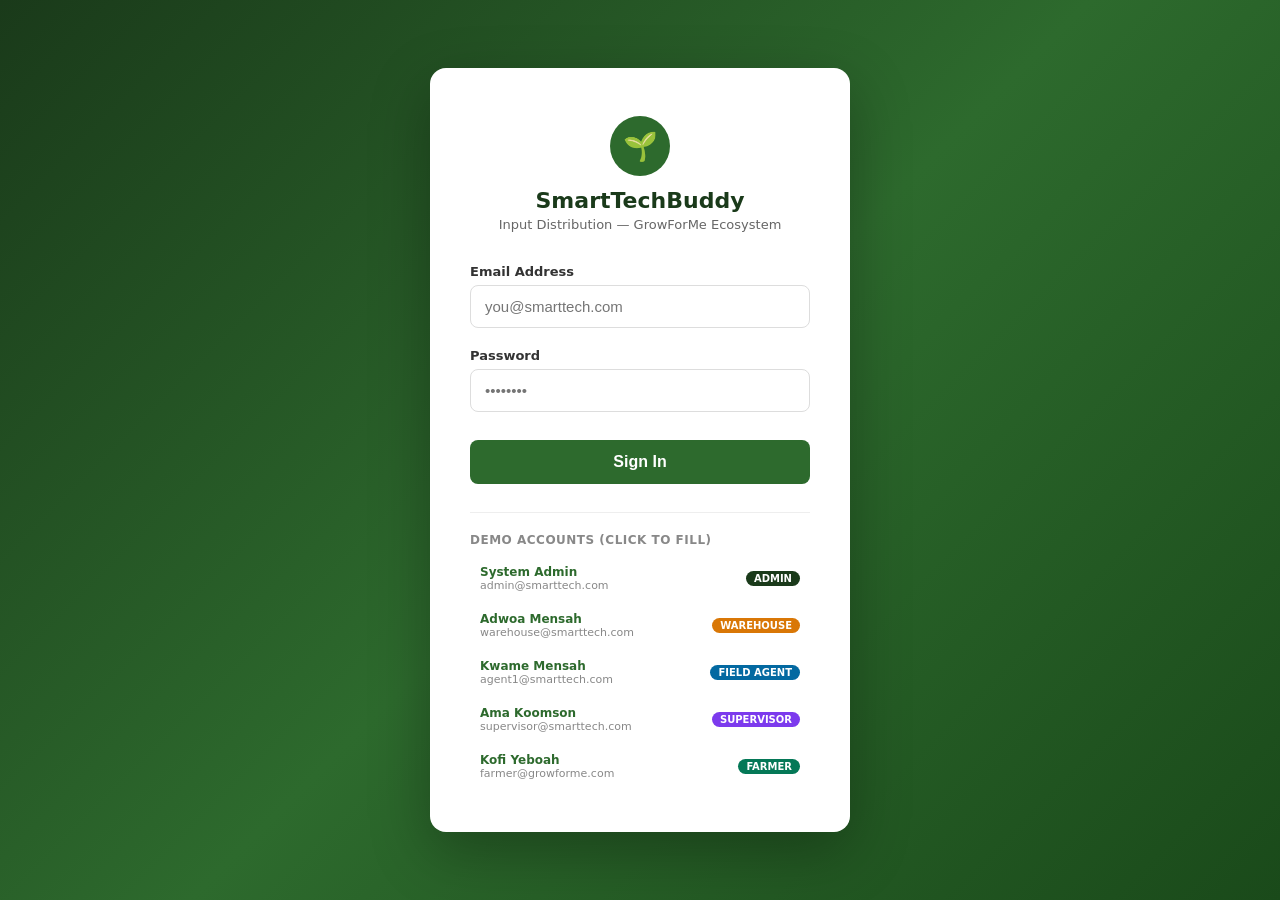
<file: frontend/dashboard/farmer.html>
<!DOCTYPE html>
<html lang="en">
<head>
  <meta charset="UTF-8" /><meta name="viewport" content="width=device-width, initial-scale=1.0" />
  <title>Farmer Portal</title>
  <link rel="stylesheet" href="../shared/dashboard.css" />
</head>
<body class="role-farmer">
<nav id="navbar"></nav>
<div class="page-header">
  <h1>My Farm Dashboard</h1>
  <p>Track your input orders and live delivery status</p>
</div>
<main>
  <div class="stat-grid" id="statsGrid">
    <div class="loading-spinner">Loading…</div>
  </div>

  <div class="table-card">
    <div class="table-card-header"><h2>My Orders</h2></div>
    <table id="ordersTable">
      <thead><tr><th>Order ID</th><th>Items</th><th>Amount</th><th>Status</th><th>ETA</th></tr></thead>
      <tbody><tr><td colspan="5" class="loading-spinner">Loading…</td></tr></tbody>
    </table>
  </div>

  <div class="table-card">
    <div class="table-card-header"><h2>Active Deliveries</h2></div>
    <table id="deliveriesTable">
      <thead><tr><th>Delivery ID</th><th>Status</th><th>Agent</th><th>Contact</th><th>ETA</th></tr></thead>
      <tbody><tr><td colspan="5" class="loading-spinner">Loading…</td></tr></tbody>
    </table>
  </div>

  <div class="table-card">
    <div class="table-card-header"><h2>What inputs are supported?</h2></div>
    <div style="padding:16px">
      <div style="display:grid;grid-template-columns:repeat(auto-fill,minmax(180px,1fr));gap:12px">
        <div style="background:#f0f8f0;border-radius:10px;padding:14px;text-align:center">
          <div style="font-size:28px">&#127806;</div>
          <div style="font-weight:700;margin-top:6px">Seeds</div>
          <div style="font-size:12px;color:#666;margin-top:4px">Certified seed varieties</div>
        </div>
        <div style="background:#f0f8f0;border-radius:10px;padding:14px;text-align:center">
          <div style="font-size:28px">&#129531;</div>
          <div style="font-weight:700;margin-top:6px">Basal Fertilizer</div>
          <div style="font-size:12px;color:#666;margin-top:4px">Base NPK application</div>
        </div>
        <div style="background:#f0f8f0;border-radius:10px;padding:14px;text-align:center">
          <div style="font-size:28px">&#128167;</div>
          <div style="font-weight:700;margin-top:6px">Top Dressing</div>
          <div style="font-size:12px;color:#666;margin-top:4px">Secondary fertilizer</div>
        </div>
        <div style="background:#f0f8f0;border-radius:10px;padding:14px;text-align:center">
          <div style="font-size:28px">&#128663;</div>
          <div style="font-weight:700;margin-top:6px">Mechanization</div>
          <div style="font-size:12px;color:#666;margin-top:4px">Farm equipment &amp; tools</div>
        </div>
        <div style="background:#f0f8f0;border-radius:10px;padding:14px;text-align:center">
          <div style="font-size:28px">&#9879;</div>
          <div style="font-weight:700;margin-top:6px">Chemicals</div>
          <div style="font-size:12px;color:#666;margin-top:4px">Pesticides &amp; herbicides</div>
        </div>
      </div>
    </div>
  </div>
</main>

<script type="module">
import { requireAuth, renderNav, apiFetch } from '../shared/auth.js';

const user = requireAuth('admin', 'farmer');
if (user) {
  renderNav(user);
  loadStatus();
}

async function loadStatus() {
  const res = await apiFetch('/dashboard/farmer/status');
  if (!res) return;
  const d = await res.json();

  document.getElementById('statsGrid').innerHTML = `
    <div class="stat-card"><div class="stat-label">Total Orders</div><div class="stat-value">${d.orders.length}</div></div>
    <div class="stat-card info"><div class="stat-label">Active Deliveries</div><div class="stat-value">${d.deliveries.length}</div></div>
    <div class="stat-card"><div class="stat-label">Farmer</div><div class="stat-value" style="font-size:18px">${d.farmer_name}</div></div>
  `;

  const STATUS_BADGE = { dispatched:'badge-blue', delivered:'badge-green', pending:'badge-gray', in_transit:'badge-yellow' };
  document.querySelector('#ordersTable tbody').innerHTML = d.orders.map(o => `
    <tr>
      <td><strong>${o.order_id}</strong></td>
      <td style="font-size:12px">${o.items.join(' · ')}</td>
      <td>GH₵${o.total_amount?.toLocaleString()}</td>
      <td><span class="badge ${STATUS_BADGE[o.status]||'badge-gray'}">${o.status}</span></td>
      <td style="font-size:12px">${new Date(o.delivery_eta).toLocaleDateString()}</td>
    </tr>`).join('');

  document.querySelector('#deliveriesTable tbody').innerHTML = d.deliveries.map(del => `
    <tr>
      <td><strong>${del.delivery_id}</strong></td>
      <td><span class="badge ${STATUS_BADGE[del.status]||'badge-gray'}">${del.status.replace('_',' ')}</span></td>
      <td>${del.agent_name}</td>
      <td style="font-size:12px">${del.agent_phone}</td>
      <td>${del.eta}</td>
    </tr>`).join('');
}
</script>
</body>
</html>
</file>
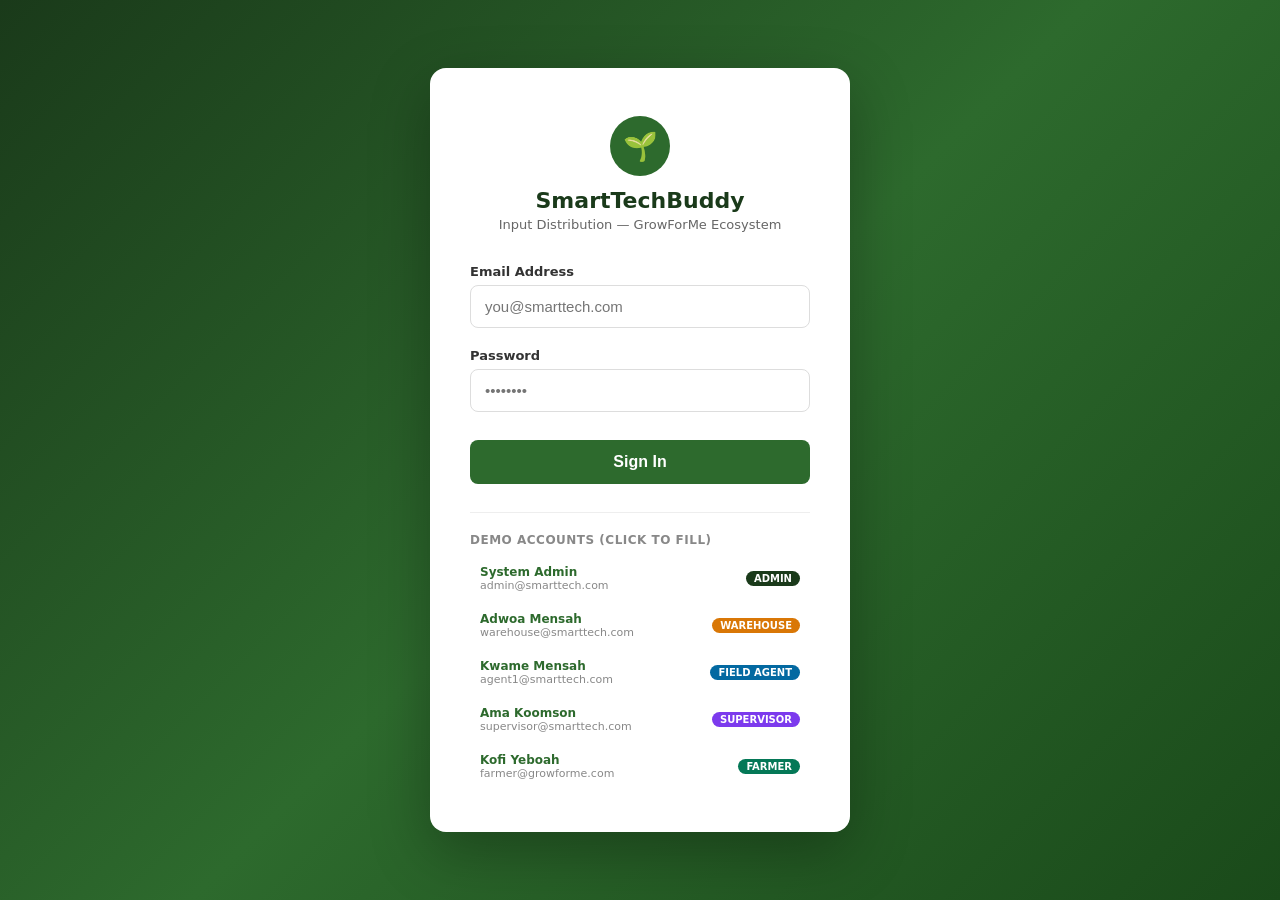
<file: frontend/dashboard/field_agent.html>
<!DOCTYPE html>
<html lang="en">
<head>
  <meta charset="UTF-8" /><meta name="viewport" content="width=device-width, initial-scale=1.0" />
  <title>Field Agent Dashboard</title>
  <link rel="stylesheet" href="../shared/dashboard.css" />
</head>
<body class="role-field-agent">
<nav id="navbar"></nav>
<div class="page-header">
  <h1>My Deliveries</h1>
  <p>Your assigned deliveries for today — submit Proof of Delivery for each stop</p>
</div>
<main>
  <div class="stat-grid" id="statsGrid">
    <div class="loading-spinner">Loading…</div>
  </div>

  <div class="table-card">
    <div class="table-card-header">
      <h2>Assigned Deliveries</h2>
      <button class="btn btn-primary" onclick="loadDeliveries()">Refresh</button>
    </div>
    <table>
      <thead>
        <tr>
          <th>Delivery ID</th><th>Farmer</th><th>District</th>
          <th>Status</th><th>ETA</th><th>PoD</th>
        </tr>
      </thead>
      <tbody id="deliveryRows">
        <tr><td colspan="6" class="loading-spinner">Loading…</td></tr>
      </tbody>
    </table>
  </div>

  <div class="table-card">
    <div class="table-card-header">
      <h2>Driver Route Map</h2>
    </div>
    <div style="padding:16px;display:flex;gap:12px;flex-wrap:wrap">
      <a href="driver_map.html?route_id=ROUTE-001" class="btn btn-primary">🗺️ Open Route Map</a>
      <button class="btn btn-ghost" onclick="sendBulkSMSAll()">📱 SMS All Farmers (Out for Delivery)</button>
    </div>
  </div>

  <div class="table-card">
    <div class="table-card-header">
      <h2>Geofence Test</h2>
      <button class="btn btn-primary" onclick="testGeofence()">Test Current Location</button>
    </div>
    <div id="geofencePanel" style="padding:16px;font-size:14px;color:#555">
      Click to test your GPS location against the delivery farm coordinates.
    </div>
  </div>
</main>

<script type="module">
import { requireAuth, renderNav, apiFetch } from '../shared/auth.js';

const user = requireAuth('admin', 'field_agent');
if (user) {
  renderNav(user);
  loadDeliveries();
}

async function loadDeliveries() {
  const res = await apiFetch('/dashboard/field-agent/deliveries');
  if (!res) return;
  const d = await res.json();

  document.getElementById('statsGrid').innerHTML = `
    <div class="stat-card"><div class="stat-label">Pending Deliveries</div><div class="stat-value">${d.pending}</div></div>
    <div class="stat-card info"><div class="stat-label">Completed Today</div><div class="stat-value">${d.completed_today}</div></div>
    <div class="stat-card"><div class="stat-label">Agent</div><div class="stat-value" style="font-size:18px">${d.agent_name}</div></div>
  `;

  const STATUS_BADGE = { in_transit: 'badge-blue', scheduled: 'badge-gray', delivered: 'badge-green', failed: 'badge-red' };
  document.getElementById('deliveryRows').innerHTML = d.deliveries.map(del => `
    <tr>
      <td><strong>${del.delivery_id}</strong></td>
      <td>${del.farmer}</td>
      <td>${del.district}</td>
      <td><span class="badge ${STATUS_BADGE[del.status] || 'badge-gray'}">${del.status.replace('_',' ')}</span></td>
      <td>${del.eta}</td>
      <td>
        ${del.pod_submitted
          ? '<span class="badge badge-green">Submitted</span>'
          : `<a href="../pod-interface/index.html?delivery_id=${del.delivery_id}" class="btn btn-primary" style="font-size:12px;padding:5px 10px">Submit PoD</a>`}
      </td>
    </tr>`).join('');
}

async function testGeofence() {
  const panel = document.getElementById('geofencePanel');
  if (!navigator.geolocation) {
    panel.innerHTML = '<div class="alert-box">Geolocation not supported in this browser.</div>';
    return;
  }
  panel.innerHTML = '<em>Getting GPS location…</em>';
  navigator.geolocation.getCurrentPosition(async (pos) => {
    const { latitude, longitude, accuracy } = pos.coords;
    panel.innerHTML = `<em>GPS: ${latitude.toFixed(5)}, ${longitude.toFixed(5)} (±${Math.round(accuracy)}m) — checking geofence…</em>`;
    const res = await apiFetch('/dispatch/geofence-check', {
      method: 'POST',
      body: JSON.stringify({
        farmer_latitude: 5.764174, farmer_longitude: -0.219029,
        current_latitude: latitude, current_longitude: longitude,
      }),
    });
    if (!res) return;
    const d = await res.json();
    const colours = { LOW: '#d1fae5', MEDIUM: '#fef3c7', HIGH: '#fee2e2' };
    panel.innerHTML = `
      <div style="padding:14px;background:${colours[d.risk_level]||'#f3f4f6'};border-radius:8px">
        <strong>Risk Level:</strong> ${d.risk_level} &nbsp;|&nbsp;
        <strong>Within Geofence:</strong> ${d.is_within_geofence ? '✓ Yes' : '✗ No'} &nbsp;|&nbsp;
        <strong>Deviation:</strong> ${d.deviation_meters?.toFixed(0)}m
        ${d.flags?.length ? `<div style="margin-top:8px;font-size:12px">Flags: ${d.flags.join(', ')}</div>` : ''}
      </div>`;
  }, () => {
    panel.innerHTML = '<div class="alert-box">GPS access denied. Enable location permissions.</div>';
  }, { enableHighAccuracy: true, timeout: 10000 });
}

async function sendBulkSMSAll() {
  const res = await apiFetch('/deliveries/bulk-sms', {
    method: 'POST',
    body: JSON.stringify({ delivery_ids: ['DEL-001','DEL-002'], agent_name: user.name, eta_minutes: 30 }),
  });
  if (res && res.ok) {
    const d = await res.json();
    alert(`✓ Out-for-Delivery SMS sent to ${d.total_sent} farmer(s).`);
  }
}

window.loadDeliveries = loadDeliveries;
window.testGeofence   = testGeofence;
window.sendBulkSMSAll = sendBulkSMSAll;
</script>
</body>
</html>
</file>
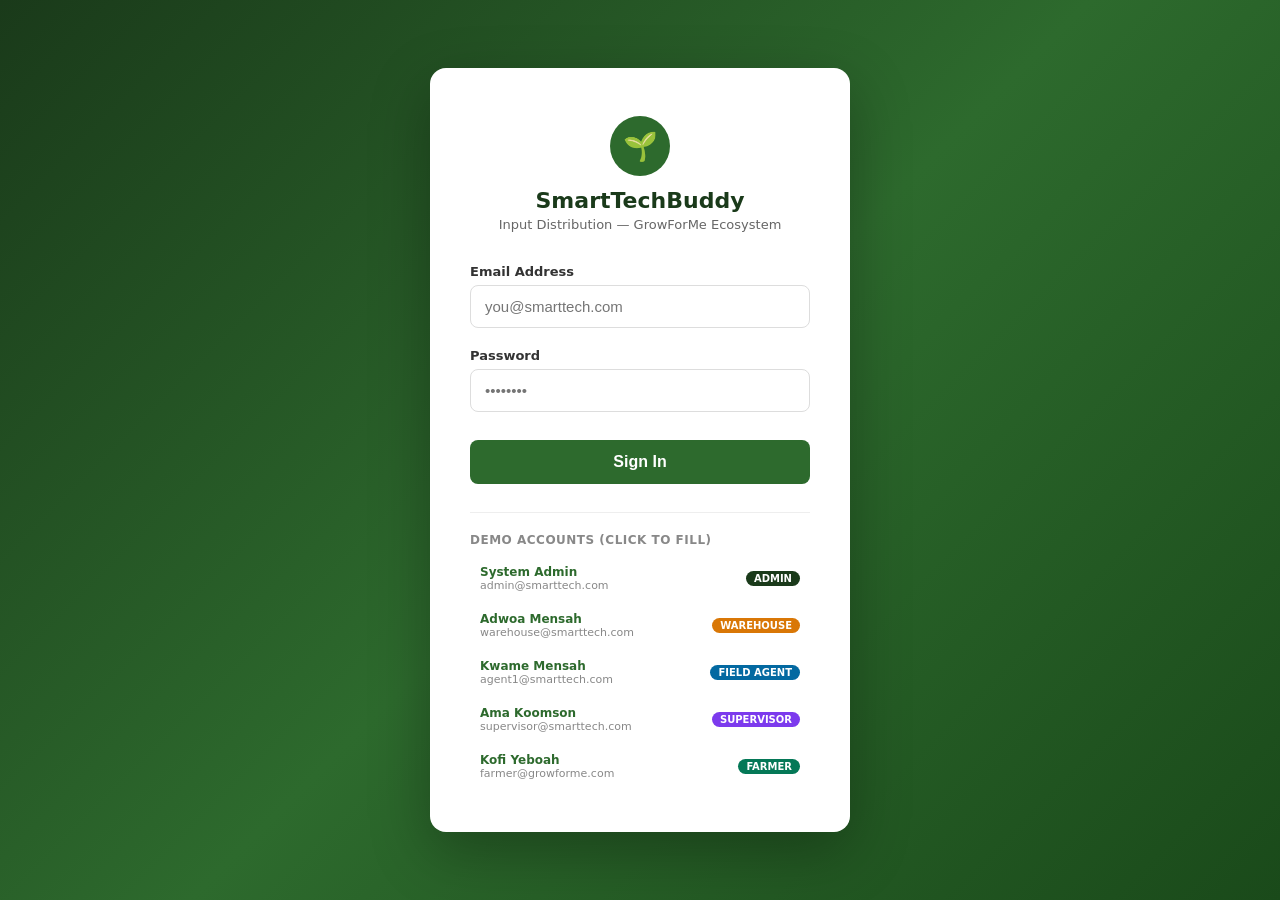
<file: frontend/dashboard/inventory.html>
<!DOCTYPE html>
<html lang="en">
<head>
  <meta charset="UTF-8" /><meta name="viewport" content="width=device-width, initial-scale=1.0" />
  <title>Inventory Sync – Input Acquisition</title>
  <link rel="stylesheet" href="../shared/dashboard.css" />
  <style>
    .filter-bar { display:flex; gap:12px; flex-wrap:wrap; margin-bottom:20px; align-items:center; }
    .filter-bar select, .filter-bar input {
      padding:8px 12px; border:1.5px solid #ddd; border-radius:7px;
      font-size:13px; color:#333; outline:none;
    }
    .filter-bar select:focus, .filter-bar input:focus { border-color:#2d6a2d; }
    .sync-status { display:flex; align-items:center; gap:8px; font-size:13px; }
    .sync-dot { width:9px; height:9px; border-radius:50%; background:#2d6a2d; animation:pulse 2s infinite; }
    @keyframes pulse { 0%,100%{opacity:1} 50%{opacity:.3} }
    .item-type-badge { font-size:10px; border-radius:4px; padding:2px 6px; font-weight:700; text-transform:uppercase; }
    .type-seeds           { background:#fef9c3; color:#713f12; }
    .type-fertilizer_basal{ background:#d1fae5; color:#065f46; }
    .type-fertilizer_top_dressing{ background:#dbeafe; color:#1e40af; }
    .type-chemical        { background:#fee2e2; color:#991b1b; }
    .type-mechanization   { background:#f3e8ff; color:#6b21a8; }
    .stock-bar { height:8px; border-radius:999px; background:#e5e7eb; width:100px; overflow:hidden; display:inline-block; }
    .stock-fill{ height:100%; border-radius:999px; }
    .release-order-panel {
      background:#f8faf8; border:1px solid #b0d8b0; border-radius:12px;
      padding:20px; margin-top:20px;
    }
  </style>
</head>
<body class="role-warehouse">
<nav id="navbar"></nav>
<div class="page-header">
  <h1>Inventory Sync — Input Acquisition Project</h1>
  <p>Real-time stock levels synced from the GrowForMe Input Acquisition database</p>
</div>
<main>
  <div class="stat-grid" id="summaryCards">
    <div class="loading-spinner">Loading…</div>
  </div>

  <div class="table-card">
    <div class="table-card-header">
      <h2>Warehouse Stock Levels</h2>
      <div style="display:flex;gap:10px;align-items:center">
        <div class="sync-status"><div class="sync-dot"></div><span id="lastSyncLabel">Synced just now</span></div>
        <button class="btn btn-primary" onclick="triggerSync()">Force Sync</button>
      </div>
    </div>

    <div style="padding:12px 16px;border-bottom:1px solid #eee" class="filter-bar">
      <select id="inputTypeFilter" onchange="applyFilters()">
        <option value="">All Input Types</option>
        <option value="seeds">Seeds</option>
        <option value="fertilizer_basal">Fertilizer (Basal)</option>
        <option value="fertilizer_top_dressing">Fertilizer (Top Dressing)</option>
        <option value="chemical">Chemical</option>
        <option value="mechanization">Mechanization</option>
      </select>
      <label style="display:flex;align-items:center;gap:6px;font-size:13px;cursor:pointer">
        <input type="checkbox" id="lowStockOnly" onchange="applyFilters()" />
        Low stock only
      </label>
      <span id="itemCount" style="font-size:13px;color:#888"></span>
    </div>

    <table>
      <thead>
        <tr>
          <th>SKU</th><th>Product Name</th><th>Type</th>
          <th>Available</th><th>Reorder Level</th><th>Stock Level</th>
          <th>Status</th><th>Expiry</th><th>Supplier</th>
        </tr>
      </thead>
      <tbody id="inventoryTable">
        <tr><td colspan="9" class="loading-spinner">Loading inventory from Input Acquisition API…</td></tr>
      </tbody>
    </table>
  </div>

  <!-- District Batching Panel -->
  <div class="table-card">
    <div class="table-card-header">
      <h2>Regional Batching — Orders by District</h2>
      <button class="btn btn-primary" onclick="loadDistrictOrders()">Load Pending Orders</button>
    </div>
    <div id="districtPanel" style="padding:16px;color:#666;font-size:14px">
      Click "Load Pending Orders" to view and batch by district.
    </div>
  </div>

  <!-- Release Order Generator -->
  <div class="table-card">
    <div class="table-card-header">
      <h2>Generate Release Order</h2>
    </div>
    <div style="padding:16px">
      <div style="display:flex;gap:12px;flex-wrap:wrap;align-items:flex-end">
        <div>
          <label style="display:block;font-size:12px;font-weight:600;margin-bottom:4px">Batch ID</label>
          <input id="roBatchId" type="text" value="BATCH-AUTO-001" style="padding:8px 10px;border:1.5px solid #ddd;border-radius:7px;font-size:13px" />
        </div>
        <div>
          <label style="display:block;font-size:12px;font-weight:600;margin-bottom:4px">District</label>
          <select id="roDistrict" style="padding:8px 10px;border:1.5px solid #ddd;border-radius:7px;font-size:13px">
            <option>Accra</option><option>Kumasi</option><option>Tamale</option>
          </select>
        </div>
        <button class="btn btn-primary" onclick="generateRO()">Generate Release Order</button>
      </div>
      <div id="roPanel" style="margin-top:16px"></div>
    </div>
  </div>
</main>

<script type="module">
import { requireAuth, renderNav, apiFetch } from '../shared/auth.js';

let _allItems = [];

const user = requireAuth('admin', 'warehouse_mgr');
if (user) {
  renderNav(user);
  loadInventory();
}

async function loadInventory() {
  const res = await apiFetch('/inventory/warehouses/warehouse-001/stock');
  if (!res || !res.ok) return;
  const d = await res.json();

  _allItems = d.items;
  document.getElementById('lastSyncLabel').textContent = `Synced ${new Date(d.last_sync).toLocaleTimeString()}`;

  document.getElementById('summaryCards').innerHTML = `
    <div class="stat-card"><div class="stat-label">Total SKUs</div><div class="stat-value">${d.total_skus}</div></div>
    <div class="stat-card alert"><div class="stat-label">Low / Out of Stock</div><div class="stat-value">${d.low_stock_count}</div></div>
    <div class="stat-card"><div class="stat-label">Inventory Value</div><div class="stat-value">GH₵${(d.total_inventory_value/1000).toFixed(1)}k</div><div class="stat-sub">Thousands</div></div>
    <div class="stat-card info"><div class="stat-label">Data Source</div><div class="stat-value" style="font-size:14px">${d.source}</div></div>
  `;

  renderTable(_allItems);
}

function renderTable(items) {
  document.getElementById('itemCount').textContent = `Showing ${items.length} items`;
  const TYPE_LABEL = { seeds:'seeds', fertilizer_basal:'fertilizer_basal', fertilizer_top_dressing:'fertilizer_top_dressing', chemical:'chemical', mechanization:'mechanization' };
  const STATUS_BADGE = { ok:'badge-green', low_stock:'badge-yellow', out_of_stock:'badge-red' };
  document.getElementById('inventoryTable').innerHTML = items.map(item => {
    const reorder = item.reorder_level;
    const avail = item.quantity_available;
    const pct = Math.min(100, Math.round(avail / (reorder * 3) * 100));
    const barColor = item.stock_status === 'ok' ? '#2d6a2d' : item.stock_status === 'low_stock' ? '#d97706' : '#dc2626';
    return `<tr>
      <td><strong>${item.sku}</strong></td>
      <td>${item.product_name}</td>
      <td><span class="item-type-badge type-${item.input_type}">${item.input_type.replace(/_/g,' ')}</span></td>
      <td><strong>${avail}</strong> ${item.unit}</td>
      <td>${reorder} ${item.unit}</td>
      <td>
        <div class="stock-bar">
          <div class="stock-fill" style="width:${pct}%;background:${barColor}"></div>
        </div>
      </td>
      <td><span class="badge ${STATUS_BADGE[item.stock_status]}">${item.stock_status.replace(/_/g,' ')}</span></td>
      <td style="font-size:12px">${item.expiry_date || '—'}</td>
      <td style="font-size:12px;color:#666">${item.supplier}</td>
    </tr>`;
  }).join('');
}

function applyFilters() {
  const type = document.getElementById('inputTypeFilter').value;
  const lowOnly = document.getElementById('lowStockOnly').checked;
  let items = _allItems;
  if (type) items = items.filter(i => i.input_type === type);
  if (lowOnly) items = items.filter(i => i.stock_status !== 'ok');
  renderTable(items);
}

async function triggerSync() {
  const btn = event.target;
  btn.disabled = true; btn.textContent = 'Syncing…';
  const res = await apiFetch('/inventory/warehouses/warehouse-001/sync', { method: 'POST' });
  if (res && res.ok) {
    const d = await res.json();
    document.getElementById('lastSyncLabel').textContent = `Synced ${new Date(d.synced_at).toLocaleTimeString()} (${d.items_synced} items)`;
    await loadInventory();
  }
  btn.disabled = false; btn.textContent = 'Force Sync';
}

async function loadDistrictOrders() {
  const res = await apiFetch('/batches/by-district');
  if (!res || !res.ok) return;
  const d = await res.json();

  document.getElementById('districtPanel').innerHTML = `
    <p style="margin-bottom:12px"><strong>${d.total_pending_orders}</strong> pending orders across <strong>${d.districts_covered}</strong> districts</p>
    ${d.districts.map(dist => `
      <div style="background:#f8faf8;border-left:3px solid #2d6a2d;padding:12px;border-radius:4px;margin-bottom:10px">
        <div style="display:flex;justify-content:space-between;align-items:center">
          <div>
            <strong>${dist.district}</strong> <span style="font-size:12px;color:#888">${dist.region}</span>
            — ${dist.order_count} orders — GH₵${dist.total_amount.toLocaleString()}
          </div>
          <button class="btn btn-primary" onclick="batchDistrict('${dist.district}')">Batch District</button>
        </div>
        <div style="margin-top:8px;font-size:12px;color:#666">
          Farmers: ${dist.orders.map(o => o.farmer_name).join(' · ')}
        </div>
      </div>`).join('')}`;
}

async function batchDistrict(district) {
  const panel = document.getElementById('districtPanel');
  const res = await apiFetch('/batches/create-from-district', {
    method: 'POST',
    body: JSON.stringify({ district, warehouse_id: 'warehouse-001' }),
  });
  if (!res || !res.ok) return;
  const d = await res.json();
  panel.insertAdjacentHTML('beforeend', `
    <div style="background:#d1fae5;border-radius:8px;padding:14px;margin-top:12px">
      ✓ Batch <strong>${d.batch_id}</strong> created for ${district} — ${d.total_orders} orders in ${d.num_sub_batches} sub-batches
      <button class="btn btn-ghost" style="margin-left:12px" onclick="generateROFromBatch('${d.batch_id}','${district}')">Generate Release Order</button>
    </div>`);
}

async function generateROFromBatch(batchId, district) {
  document.getElementById('roBatchId').value = batchId;
  document.getElementById('roDistrict').value = district;
  await generateRO();
}

async function generateRO() {
  const batchId = document.getElementById('roBatchId').value;
  const district = document.getElementById('roDistrict').value;
  const panel = document.getElementById('roPanel');
  panel.innerHTML = '<em>Generating Release Order…</em>';

  const res = await apiFetch(`/batches/${batchId}/release-order`, {
    method: 'POST',
    body: JSON.stringify({ district, warehouse_id: 'warehouse-001' }),
  });
  if (!res || !res.ok) return;
  const ro = await res.json();

  panel.innerHTML = `
    <div class="release-order-panel">
      <div style="display:flex;justify-content:space-between;align-items:flex-start;margin-bottom:16px">
        <div>
          <div style="font-size:18px;font-weight:700;color:#1a3a1a">${ro.release_order_number}</div>
          <div style="font-size:13px;color:#666">Batch: ${ro.batch_id} · District: ${ro.district}</div>
          <div style="font-size:12px;color:#999">Issued: ${new Date(ro.issued_at).toLocaleString()}</div>
        </div>
        <span class="badge badge-green">ISSUED</span>
      </div>
      <table style="margin-bottom:16px">
        <thead><tr><th>SKU</th><th>Product</th><th>Type</th><th>Qty</th><th>Unit Cost</th><th>Total</th></tr></thead>
        <tbody>
          ${ro.line_items.map(li => `
            <tr>
              <td>${li.sku}</td>
              <td>${li.product_name}</td>
              <td><span class="item-type-badge type-${li.input_type}">${li.input_type.replace(/_/g,' ')}</span></td>
              <td><strong>${li.total_quantity}</strong> ${li.unit}</td>
              <td>GH₵${li.unit_cost}</td>
              <td>GH₵${li.total_value.toLocaleString()}</td>
            </tr>`).join('')}
        </tbody>
        <tfoot>
          <tr><td colspan="5" style="text-align:right;font-weight:700">Total Value</td><td style="font-weight:700">GH₵${ro.total_value.toLocaleString()}</td></tr>
        </tfoot>
      </table>
      <div style="font-size:12px;color:#555">
        <strong>Instructions:</strong>
        <ol style="margin:8px 0 0 20px;line-height:1.8">${ro.instructions.map(i => `<li>${i}</li>`).join('')}</ol>
      </div>
      <div style="margin-top:12px;font-size:12px;color:#888">Valid until: ${new Date(ro.valid_until).toLocaleString()}</div>
    </div>`;
}

window.applyFilters = applyFilters;
window.triggerSync = triggerSync;
window.loadDistrictOrders = loadDistrictOrders;
window.batchDistrict = batchDistrict;
window.generateRO = generateRO;
window.generateROFromBatch = generateROFromBatch;
</script>
</body>
</html>
</file>
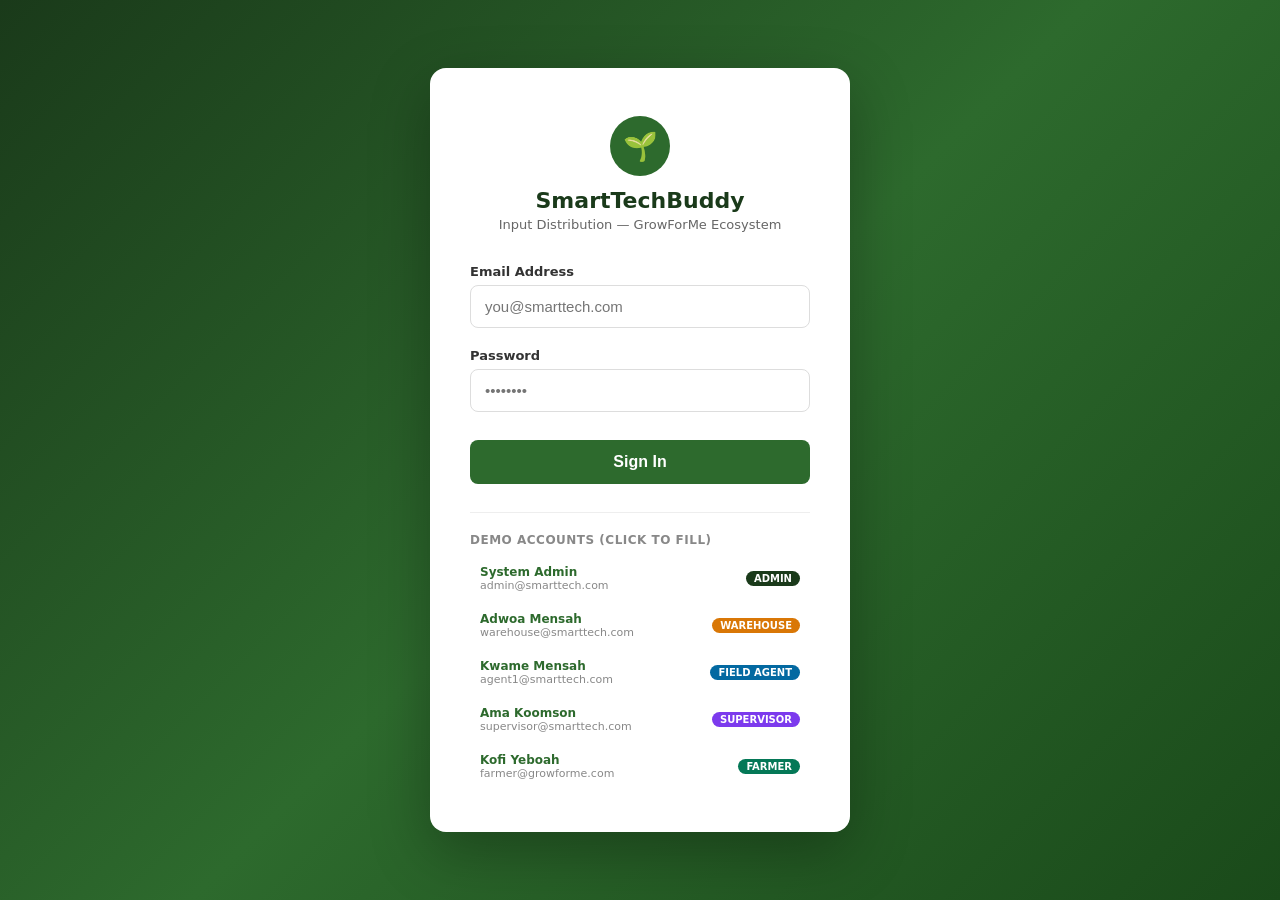
<file: frontend/dashboard/supervisor.html>
<!DOCTYPE html>
<html lang="en">
<head>
  <meta charset="UTF-8" /><meta name="viewport" content="width=device-width, initial-scale=1.0" />
  <title>Supervisor Dashboard</title>
  <link rel="stylesheet" href="../shared/dashboard.css" />
</head>
<body class="role-supervisor">
<nav id="navbar"></nav>
<div class="page-header">
  <h1>Risk Review Console</h1>
  <p>High-risk PoDs flagged by the anomaly detection engine — approve, escalate, or reject</p>
</div>
<main>
  <div class="stat-grid" id="statsGrid">
    <div class="loading-spinner">Loading…</div>
  </div>

  <div class="table-card">
    <div class="table-card-header">
      <h2>Flagged Deliveries</h2>
      <button class="btn btn-primary" onclick="loadFlagged()">Refresh</button>
    </div>
    <table>
      <thead>
        <tr>
          <th>Delivery ID</th><th>Farmer</th><th>Risk Score</th>
          <th>Flags</th><th>Submitted</th><th>Action</th>
        </tr>
      </thead>
      <tbody id="flaggedRows">
        <tr><td colspan="6" class="loading-spinner">Loading…</td></tr>
      </tbody>
    </table>
  </div>

  <div class="table-card" id="reviewCard" style="display:none">
    <div class="table-card-header"><h2 id="reviewTitle">Review Delivery</h2></div>
    <div style="padding:20px">
      <div style="margin-bottom:16px">
        <label style="display:block;font-size:13px;font-weight:600;margin-bottom:6px">Supervisor Notes</label>
        <textarea id="reviewNotes" rows="3" style="width:100%;padding:10px;border:1.5px solid #ddd;border-radius:8px;font-size:14px;resize:vertical"></textarea>
      </div>
      <div style="display:flex;gap:10px">
        <button class="btn btn-primary" onclick="submitReview('approve')">✓ Approve</button>
        <button class="btn btn-ghost"   onclick="submitReview('escalate')">↑ Escalate</button>
        <button class="btn btn-danger"  onclick="submitReview('reject')">✗ Reject</button>
        <button class="btn btn-ghost"   onclick="closeReview()">Cancel</button>
      </div>
      <div id="reviewResult" style="margin-top:16px"></div>
    </div>
  </div>
</main>

<script type="module">
import { requireAuth, renderNav, apiFetch } from '../shared/auth.js';

let _currentDelivery = null;

const user = requireAuth('admin', 'supervisor');
if (user) {
  renderNav(user);
  loadFlagged();
}

async function loadFlagged() {
  const res = await apiFetch('/dashboard/supervisor/flagged');
  if (!res) return;
  const d = await res.json();

  document.getElementById('statsGrid').innerHTML = `
    <div class="stat-card alert"><div class="stat-label">Pending Review</div><div class="stat-value">${d.total_flagged}</div></div>
    <div class="stat-card info"><div class="stat-label">Reviewed Today</div><div class="stat-value">${d.reviewed_today}</div></div>
  `;

  document.getElementById('flaggedRows').innerHTML = d.flagged_deliveries.map(del => `
    <tr>
      <td><strong>${del.delivery_id}</strong></td>
      <td>${del.farmer}</td>
      <td>
        <span class="badge badge-red">${del.risk_score}/100</span>
      </td>
      <td style="font-size:12px">${del.flags.join(', ')}</td>
      <td style="font-size:12px">${new Date(del.submitted_at).toLocaleString()}</td>
      <td><button class="btn btn-primary" onclick="openReview('${del.delivery_id}','${del.farmer}')">Review</button></td>
    </tr>`).join('');
}

function openReview(deliveryId, farmer) {
  _currentDelivery = deliveryId;
  document.getElementById('reviewTitle').textContent = `Review ${deliveryId} — ${farmer}`;
  document.getElementById('reviewNotes').value = '';
  document.getElementById('reviewResult').innerHTML = '';
  document.getElementById('reviewCard').style.display = 'block';
  document.getElementById('reviewCard').scrollIntoView({ behavior: 'smooth' });
}

function closeReview() {
  document.getElementById('reviewCard').style.display = 'none';
  _currentDelivery = null;
}

async function submitReview(action) {
  if (!_currentDelivery) return;
  const notes = document.getElementById('reviewNotes').value;
  const res = await apiFetch(`/dashboard/supervisor/review/${_currentDelivery}`, {
    method: 'POST',
    body: JSON.stringify({ action, notes }),
  });
  if (!res) return;
  const d = await res.json();
  const colours = { approve: '#d1fae5', escalate: '#fef3c7', reject: '#fee2e2' };
  document.getElementById('reviewResult').innerHTML = `
    <div style="padding:12px;background:${colours[d.action]};border-radius:8px">
      ✓ <strong>${d.action.toUpperCase()}</strong> recorded by ${d.reviewed_by} at ${new Date(d.reviewed_at).toLocaleTimeString()}
    </div>`;
  await loadFlagged();
}

window.loadFlagged   = loadFlagged;
window.openReview    = openReview;
window.closeReview   = closeReview;
window.submitReview  = submitReview;
</script>
</body>
</html>
</file>
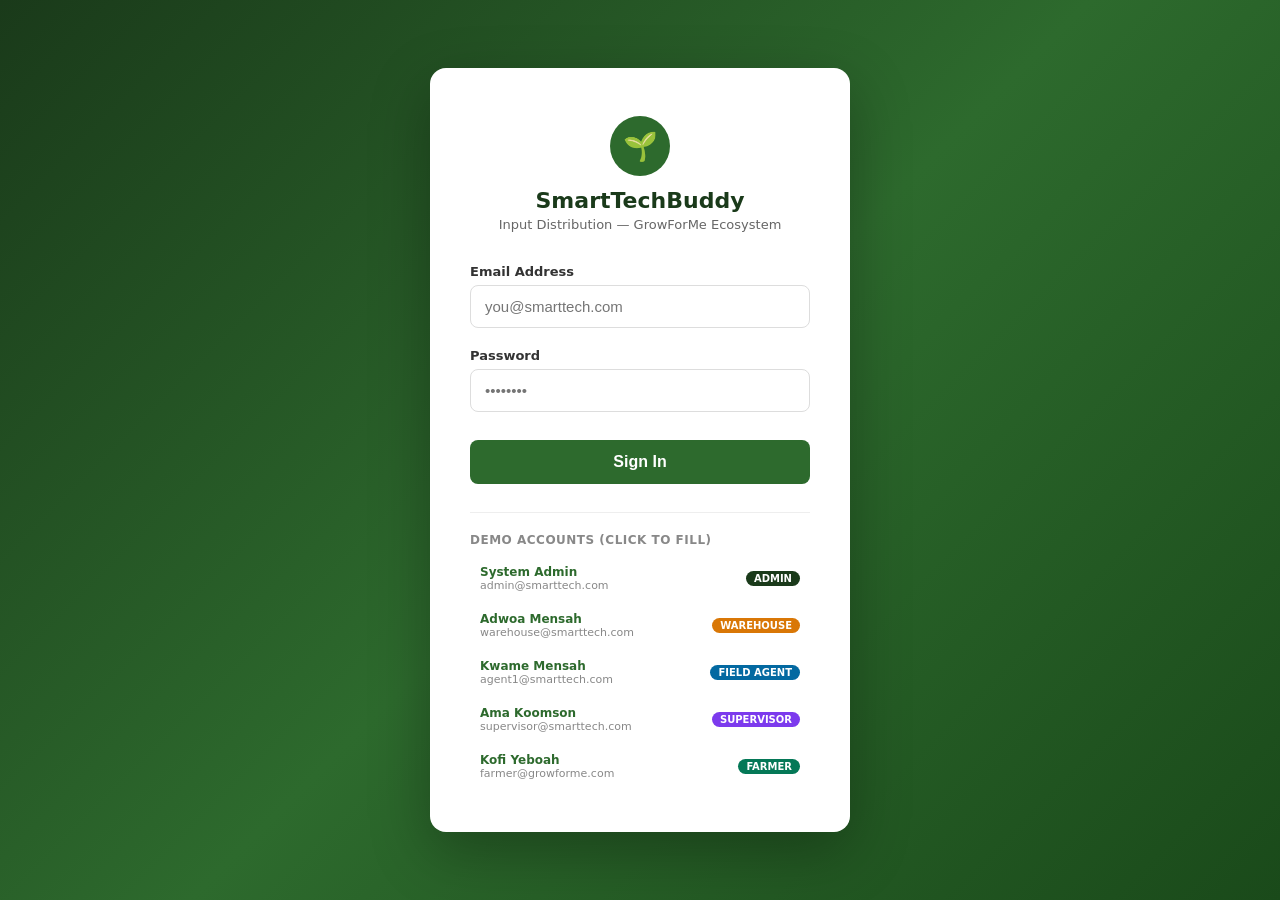
<file: frontend/dashboard/warehouse.html>
<!DOCTYPE html>
<html lang="en">
<head>
  <meta charset="UTF-8" /><meta name="viewport" content="width=device-width, initial-scale=1.0" />
  <title>Warehouse Dashboard</title>
  <link rel="stylesheet" href="../shared/dashboard.css" />
</head>
<body class="role-warehouse">
<nav id="navbar"></nav>
<div class="page-header">
  <h1>Warehouse Management</h1>
  <p>Inventory levels, batch routing, and dispatch pipeline</p>
</div>
<main>
  <div class="stat-grid" id="statsGrid">
    <div class="loading-spinner">Loading…</div>
  </div>

  <div style="display:grid;grid-template-columns:1fr 1fr;gap:20px">

    <div class="table-card">
      <div class="table-card-header">
        <h2>Inventory Alerts</h2>
        <button class="btn btn-primary" onclick="runInventoryCheck()">Check Stock</button>
      </div>
      <div id="inventoryPanel" style="padding:16px;font-size:14px;color:#555">
        Click "Check Stock" to query Input Acquisition API.
      </div>
    </div>

    <div class="table-card">
      <div class="table-card-header">
        <h2>Eligibility Check</h2>
        <button class="btn btn-primary" onclick="runEligibility()">Run for Farmer-001</button>
      </div>
      <div id="eligibilityPanel" style="padding:16px;font-size:14px;color:#555">
        Click to run credit scoring API.
      </div>
    </div>

    <div class="table-card" style="grid-column:1/-1">
      <div class="table-card-header">
        <h2>K-Means Regional Batching</h2>
        <button class="btn btn-primary" onclick="runBatching()">Run Clustering</button>
      </div>
      <div id="batchingPanel" style="padding:16px;font-size:14px;color:#555">
        Click to cluster sample deliveries using K-Means++.
      </div>
    </div>

    <div class="table-card" style="grid-column:1/-1">
      <div class="table-card-header">
        <h2>Dispatch Route Optimisation</h2>
        <button class="btn btn-primary" onclick="runDispatch()">Run TSP Pipeline</button>
      </div>
      <div id="dispatchPanel" style="padding:16px;font-size:14px;color:#555">
        Click to run the full 6-step dispatch pipeline (inventory → credit → route → monitor).
      </div>
    </div>

  </div>
</main>

<script type="module">
import { requireAuth, renderNav, apiFetch } from '../shared/auth.js';

const user = requireAuth('admin', 'warehouse_mgr');
if (user) {
  renderNav(user);
  loadStats();
}

async function loadStats() {
  const res = await apiFetch('/dashboard/warehouse/stats');
  if (!res) return;
  const d = await res.json();
  document.getElementById('statsGrid').innerHTML = `
    <div class="stat-card"><div class="stat-label">Batches Today</div><div class="stat-value">${d.total_batches_today}</div></div>
    <div class="stat-card info"><div class="stat-label">Routes Optimised</div><div class="stat-value">${d.routes_optimized}</div></div>
    <div class="stat-card warn"><div class="stat-label">Inventory Alerts</div><div class="stat-value">${d.inventory_alerts}</div></div>
    <div class="stat-card"><div class="stat-label">In Transit</div><div class="stat-value">${d.deliveries_in_transit}</div></div>
    <div class="stat-card alert"><div class="stat-label">Low Stock SKUs</div><div class="stat-value">${d.items_low_stock.length}</div><div class="stat-sub">${d.items_low_stock.join(', ')}</div></div>
    <div class="stat-card"><div class="stat-label">Dispatch Queue</div><div class="stat-value">${d.dispatch_queue}</div></div>
  `;
}

async function runInventoryCheck() {
  const panel = document.getElementById('inventoryPanel');
  panel.innerHTML = '<em>Querying Input Acquisition API…</em>';
  const res = await apiFetch('/dispatch/inventory-check', {
    method: 'POST',
    body: JSON.stringify({ items: [{ sku: 'SEED-001', quantity: 50 }, { sku: 'FERT-002', quantity: 20 }] }),
  });
  if (!res) return;
  const d = await res.json();
  
  const isAvailable = d.available;
  const statusColor = isAvailable ? '#d1fae5' : '#fef3c7';
  const statusLabel = isAvailable ? 'AVAILABLE' : 'INSUFFICIENT';
  const itemsHtml = (d.items || []).map(item => `
    <div style="display:flex;justify-content:space-between;border-bottom:1px solid #e5e7eb;padding:6px 0">
      <span>${item.sku} (Req: ${item.requested})</span>
      <span style="color:${item.status === 'sufficient' ? '#15803d' : '#b91c1c'};font-weight:bold">${item.status === 'sufficient' ? '✓ In Stock' : '✗ Out of Stock'} (${item.available} in warehouse)</span>
    </div>
  `).join('');

  panel.innerHTML = `
    <div style="background:${statusColor};padding:12px;border-radius:6px;margin-bottom:12px">
      <strong>Verification Status:</strong> ${statusLabel}
    </div>
    <div style="background:#f9fafb;padding:12px;border-radius:6px">
      ${itemsHtml}
    </div>
  `;
}
async function runEligibility() {
  const panel = document.getElementById('eligibilityPanel');
  panel.innerHTML = '<em>Checking credit score…</em>';
  const res = await apiFetch('/dispatch/eligibility-check/farmer-001');
  if (!res) return;
  const d = await res.json();
  const colour = d.eligible ? '#d1fae5' : '#fee2e2';
  panel.innerHTML = `
    <div style="padding:10px;background:${colour};border-radius:8px;margin-bottom:10px">
      <strong>Eligible:</strong> ${d.eligible ? '✓ Yes' : '✗ No'} &nbsp;|&nbsp;
      <strong>Credit Score:</strong> ${d.credit_score} &nbsp;|&nbsp;
      <strong>Limit:</strong> GH₵${d.credit_limit?.toLocaleString() || 'N/A'}
    </div>
    <pre style="font-size:11px;white-space:pre-wrap">${JSON.stringify(d, null, 2)}</pre>`;
}

async function runBatching() {
  const panel = document.getElementById('batchingPanel');
  panel.innerHTML = '<em>Running K-Means++ clustering…</em>';
  const sample = Array.from({length: 12}, (_, i) => ({
    delivery_id: `DEL-${String(i+1).padStart(3,'0')}`,
    farmer_id: `farmer-${i+1}`,
    district: i < 6 ? 'Accra' : 'Kumasi',
    latitude:  5.6037 + (Math.random() - 0.5) * 0.4,
    longitude: -0.1870 + (Math.random() - 0.5) * 0.4,
    order_amount: 3000 + Math.round(Math.random() * 5000),
  }));
  const res = await apiFetch('/batches/regional-cluster', { method: 'POST', body: JSON.stringify({ deliveries: sample }) });
  if (!res) return;
  const d = await res.json();
  panel.innerHTML = `
    <p style="margin-bottom:12px"><strong>${d.num_batches}</strong> clusters created from ${d.total_deliveries} deliveries (${d.algorithm})</p>
    ${d.batches.map(b => `
      <div style="background:#f8faf8;border-left:3px solid #2d6a2d;padding:10px;margin-bottom:8px;border-radius:4px">
        <strong>${b.batch_id}</strong> — ${b.district || 'Multi-district'}
        | ${b.size} stops
        | GH₵${b.total_amount?.toLocaleString()}
        | centroid (${(b.centroid && b.centroid[0]) ? b.centroid[0].toFixed(4) : 'N/A'}, ${(b.centroid && b.centroid[1]) ? b.centroid[1].toFixed(4) : 'N/A'})
      </div>`).join('')}`;
}

async function runDispatch() {
  const panel = document.getElementById('dispatchPanel');
  panel.innerHTML = '<em>Running dispatch pipeline…</em>';
  const res = await apiFetch('/dispatch/route', {
    method: 'POST',
    body: JSON.stringify({
      farmer_id: 'farmer-001',
      warehouse_id: 'warehouse-001',
      order_ids: ['ORD-001'],
      items: [{ sku: 'SEED-001', quantity: 50 }],
      deliveries: [
        { delivery_id: 'DEL-001', latitude: 5.6037, longitude: -0.1870 },
        { delivery_id: 'DEL-002', latitude: 5.6200, longitude: -0.1900 },
        { delivery_id: 'DEL-003', latitude: 5.764174, longitude: -0.219029 }
      ]
    }),
  });
  if (!res) return;
  const d = await res.json();
  
  if (d.error) {
    panel.innerHTML = `<div class="alert-box" style="background:#fee2e2;color:#991b1b;padding:12px;border-radius:4px">${d.error}</div>`;
    return;
  }

  const rs = d.steps?.routing?.route_summary || {};
  
  panel.innerHTML = `
    <div style="background:#e0f2fe;color:#0369a1;padding:12px;border-radius:6px;margin-bottom:16px;">
      <strong>Pipeline Result:</strong> ${d.status}<br/>
      <strong>Optimization Algorithm:</strong> ${(rs.algorithm || 'nearest_neighbor').replace(/_/g, ' ').toUpperCase()}<br/>
      <strong>Total Distance:</strong> ${rs.total_distance_km ? rs.total_distance_km.toFixed(2) : 0} km<br/>
      <strong>Distance Savings:</strong> ${rs.distance_reduction_pct ? rs.distance_reduction_pct.toFixed(1) : 0}%<br/>
      <strong>Estimated Duration:</strong> ${rs.estimated_hours || 0} hours
    </div>
    <div style="font-size:12px;color:#555">
      <em>Batch ID:</em> ${d.steps?.routing?.batch_id}<br/>
      <em>Route ID:</em> ${rs.route_id}
    </div>
  `;
}
window.runInventoryCheck = runInventoryCheck;
window.runEligibility    = runEligibility;
window.runBatching       = runBatching;
window.runDispatch       = runDispatch;
</script>
</body>
</html>
</file>
<file: frontend/pod-interface/css/styles.css>
/* ================================================================
   SmartTechBuddy Proof of Delivery - Mobile Responsive Styles
   ================================================================ */

/* Root Variables */
:root {
    --primary-color: #2ecc71;
    --secondary-color: #3498db;
    --danger-color: #e74c3c;
    --warning-color: #f39c12;
    --dark-bg: #1a1a1a;
    --light-bg: #f8f9fa;
    --border-color: #ddd;
    --text-color: #333;
    --light-text: #666;
    --success-color: #27ae60;
    --error-color: #c0392b;
    --border-radius: 8px;
    --box-shadow: 0 2px 8px rgba(0, 0, 0, 0.1);
    --transition: all 0.3s ease;
}

/* Global Styles */
* {
    margin: 0;
    padding: 0;
    box-sizing: border-box;
}

body {
    font-family: -apple-system, BlinkMacSystemFont, 'Segoe UI', Roboto, Oxygen, Ubuntu, Cantarell, sans-serif;
    background-color: var(--light-bg);
    color: var(--text-color);
    line-height: 1.6;
}

html, body, #app {
    height: 100%;
    width: 100%;
}

/* Container */
.pod-container {
    min-height: 100vh;
    display: flex;
    flex-direction: column;
}

/* Header */
.pod-header {
    background: linear-gradient(135deg, var(--primary-color) 0%, var(--secondary-color) 100%);
    color: white;
    padding: 20px;
    box-shadow: var(--box-shadow);
    display: flex;
    justify-content: space-between;
    align-items: center;
}

.header-content h1 {
    font-size: 24px;
    margin-bottom: 5px;
}

.header-subtitle {
    font-size: 14px;
    opacity: 0.9;
}

.header-info .delivery-number {
    font-size: 12px;
    background: rgba(255, 255, 255, 0.2);
    padding: 5px 10px;
    border-radius: 4px;
}

/* Main Content */
.pod-main {
    flex: 1;
    padding: 20px;
    max-width: 800px;
    margin: 0 auto;
    width: 100%;
}

/* Form */
.pod-form {
    background: white;
    border-radius: var(--border-radius);
    overflow: hidden;
}

/* Form Sections */
.form-section {
    padding: 20px;
    border-bottom: 1px solid var(--border-color);
}

.form-section:last-of-type {
    border-bottom: none;
}

.section-title {
    font-size: 18px;
    font-weight: 600;
    color: var(--primary-color);
    margin-bottom: 15px;
    display: flex;
    align-items: center;
}

.section-description {
    font-size: 14px;
    color: var(--light-text);
    margin-bottom: 15px;
}

/* Form Groups */
.form-group {
    margin-bottom: 15px;
}

.form-group label {
    display: block;
    margin-bottom: 8px;
    font-weight: 500;
    font-size: 14px;
}

.form-group input,
.form-group select,
.form-group textarea {
    width: 100%;
    padding: 12px;
    border: 1px solid var(--border-color);
    border-radius: var(--border-radius);
    font-size: 14px;
    transition: var(--transition);
    font-family: inherit;
}

.form-group input:focus,
.form-group select:focus,
.form-group textarea:focus {
    outline: none;
    border-color: var(--primary-color);
    box-shadow: 0 0 0 3px rgba(46, 204, 113, 0.1);
}

.form-group textarea {
    resize: vertical;
}

.form-group input:readonly,
.form-group input[readonly] {
    background-color: #f5f5f5;
    cursor: not-allowed;
}

/* Form Row */
.form-row {
    display: grid;
    grid-template-columns: 1fr 1fr;
    gap: 15px;
}

.form-row .form-group.half {
    margin-bottom: 0;
}

/* Map Container */
.map-container {
    margin-bottom: 15px;
}

.map {
    width: 100%;
    height: 300px;
    border: 2px solid var(--border-color);
    border-radius: var(--border-radius);
    background-color: #e0e0e0;
    margin-bottom: 10px;
}

/* Signature Canvas */
.signature-container {
    background: #f9f9f9;
    border: 2px dashed var(--border-color);
    border-radius: var(--border-radius);
    padding: 10px;
    margin-bottom: 15px;
}

.signature-canvas {
    display: block;
    width: 100%;
    height: 250px;
    border: 1px solid var(--border-color);
    border-radius: 4px;
    background: white;
    cursor: crosshair;
    touch-action: none;
    margin-bottom: 10px;
}

.signature-controls {
    display: flex;
    gap: 10px;
}

/* Photo Upload */
.photo-input-group {
    position: relative;
    margin-bottom: 15px;
}

.photo-input {
    display: none;
}

.photo-upload-label {
    display: flex;
    flex-direction: column;
    align-items: center;
    justify-content: center;
    padding: 40px 20px;
    border: 2px dashed var(--secondary-color);
    border-radius: var(--border-radius);
    background: #f0f7ff;
    cursor: pointer;
    transition: var(--transition);
    text-align: center;
}

.photo-upload-label:hover {
    background: #e8f4ff;
    border-color: var(--primary-color);
}

.photo-icon {
    font-size: 32px;
    margin-bottom: 10px;
}

.photo-upload-label span:last-child {
    font-weight: 500;
    color: var(--secondary-color);
}

/* Photo Preview */
.photo-preview {
    display: grid;
    grid-template-columns: repeat(auto-fill, minmax(100px, 1fr));
    gap: 10px;
    margin-top: 15px;
}

.photo-preview-item {
    position: relative;
    border-radius: 8px;
    overflow: hidden;
    background: #f0f0f0;
}

.photo-preview-item img {
    width: 100%;
    height: 100px;
    object-fit: cover;
}

.photo-preview-item .remove-photo {
    position: absolute;
    top: 5px;
    right: 5px;
    background: var(--danger-color);
    color: white;
    border: none;
    border-radius: 50%;
    width: 24px;
    height: 24px;
    cursor: pointer;
    font-size: 14px;
    display: flex;
    align-items: center;
    justify-content: center;
}

/* Items Container */
.items-container {
    margin-bottom: 15px;
}

.item-card {
    background: #f9f9f9;
    padding: 12px;
    border-radius: var(--border-radius);
    border: 1px solid var(--border-color);
    margin-bottom: 10px;
    display: flex;
    justify-content: space-between;
    align-items: center;
}

.item-info {
    flex: 1;
}

.item-name {
    font-weight: 600;
    margin-bottom: 4px;
}

.item-details {
    font-size: 12px;
    color: var(--light-text);
}

.item-type {
    display: inline-block;
    background: var(--primary-color);
    color: white;
    padding: 2px 8px;
    border-radius: 12px;
    font-size: 11px;
    margin-right: 5px;
}

.item-checkbox {
    width: 20px;
    height: 20px;
    cursor: pointer;
}

.loading-text {
    text-align: center;
    color: var(--light-text);
    padding: 20px;
}

/* Buttons */
.btn {
    padding: 12px 20px;
    border: none;
    border-radius: var(--border-radius);
    cursor: pointer;
    font-size: 14px;
    font-weight: 600;
    transition: var(--transition);
    display: inline-flex;
    align-items: center;
    justify-content: center;
    gap: 8px;
}

.btn-primary {
    background: var(--primary-color);
    color: white;
}

.btn-primary:hover {
    background: #27ae60;
    transform: translateY(-2px);
    box-shadow: 0 4px 12px rgba(46, 204, 113, 0.3);
}

.btn-primary:active {
    transform: translateY(0);
}

.btn-secondary {
    background: var(--secondary-color);
    color: white;
}

.btn-secondary:hover {
    background: #2980b9;
}

.btn-danger {
    background: var(--danger-color);
    color: white;
}

.btn-danger:hover {
    background: #c0392b;
}

.btn-lg {
    padding: 16px 32px;
    font-size: 16px;
}

.btn-sm {
    padding: 8px 12px;
    font-size: 12px;
}

.btn:disabled {
    opacity: 0.5;
    cursor: not-allowed;
}

/* Form Actions */
.form-actions {
    padding: 20px;
    border-top: 1px solid var(--border-color);
    display: flex;
    gap: 10px;
    justify-content: center;
}

/* Alerts */
.alert {
    padding: 15px;
    border-radius: var(--border-radius);
    margin-bottom: 15px;
}

.alert-success {
    background: #d4edda;
    color: #155724;
    border: 1px solid #c3e6cb;
}

.alert-error {
    background: #f8d7da;
    color: #721c24;
    border: 1px solid #f5c6cb;
}

/* Footer */
.pod-footer {
    background: var(--dark-bg);
    color: white;
    text-align: center;
    padding: 15px;
    font-size: 12px;
    margin-top: auto;
}

/* Responsive Design */
@media (max-width: 768px) {
    .pod-header {
        flex-direction: column;
        text-align: center;
    }

    .header-info {
        margin-top: 10px;
    }

    .pod-main {
        padding: 15px;
    }

    .pod-form {
        box-shadow: none;
    }

    .form-section {
        padding: 15px;
    }

    .form-row {
        grid-template-columns: 1fr;
    }

    .form-actions {
        flex-direction: column;
    }

    .btn-lg {
        width: 100%;
    }

    .map {
        height: 250px;
    }

    .signature-canvas {
        height: 200px;
    }

    .photo-preview {
        grid-template-columns: repeat(auto-fill, minmax(80px, 1fr));
    }

    .section-title {
        font-size: 16px;
    }
}

@media (max-width: 480px) {
    .pod-header {
        padding: 15px;
    }

    .header-content h1 {
        font-size: 20px;
    }

    .pod-main {
        padding: 10px;
    }

    .form-section {
        padding: 12px;
    }

    .form-group {
        margin-bottom: 12px;
    }

    .btn {
        padding: 10px 16px;
        font-size: 13px;
    }

    .btn-lg {
        padding: 14px 24px;
        font-size: 14px;
    }

    .section-title {
        font-size: 14px;
    }

    .pod-footer {
        padding: 10px;
        font-size: 11px;
    }
}

/* Print Styles */
@media print {
    body {
        background: white;
    }

    .pod-container {
        min-height: auto;
    }

    .pod-header,
    .pod-footer,
    .form-actions,
    .photo-input-group {
        display: none;
    }

    .form-section {
        page-break-inside: avoid;
        border: 1px solid var(--border-color);
        margin-bottom: 10px;
    }
}

/* Loading Animation */
@keyframes spin {
    from {
        transform: rotate(0deg);
    }
    to {
        transform: rotate(360deg);
    }
}

.spinner {
    display: inline-block;
    width: 20px;
    height: 20px;
    border: 3px solid var(--border-color);
    border-top-color: var(--primary-color);
    border-radius: 50%;
    animation: spin 1s linear infinite;
}

/* ============================================================
   Geofence & Risk Assessment UI
   ============================================================ */

.geofence-panel {
    margin-top: 12px;
    border-radius: 8px;
    overflow: hidden;
    border: 1px solid var(--border-color);
}

.geofence-badge {
    padding: 10px 14px;
    font-weight: 700;
    font-size: 0.95rem;
    letter-spacing: 0.02em;
}

.geofence-badge.risk-low   { background: #d4edda; color: #155724; }
.geofence-badge.risk-medium{ background: #fff3cd; color: #856404; }
.geofence-badge.risk-high  { background: #f8d7da; color: #721c24; }

.geofence-detail {
    padding: 8px 14px;
    font-size: 0.85rem;
    background: #f8f9fa;
    color: #495057;
    border-top: 1px solid var(--border-color);
}

.geofence-flags {
    padding: 0;
}

.geofence-flag-item {
    display: flex;
    align-items: flex-start;
    gap: 8px;
    padding: 8px 14px;
    border-top: 1px solid var(--border-color);
    font-size: 0.82rem;
}

.geofence-flag-item.severity-low    { background: #f0fff4; color: #2d6a4f; }
.geofence-flag-item.severity-medium { background: #fffbec; color: #7a5900; }
.geofence-flag-item.severity-high   { background: #fff5f5; color: #9b1c1c; }

.flag-icon { font-size: 1rem; flex-shrink: 0; }

/* Risk summary shown after PoD submission */
.risk-summary {
    margin: 16px 0;
    border-radius: 10px;
    overflow: hidden;
    border: 2px solid var(--border-color);
}

.risk-summary-header {
    padding: 12px 16px;
    font-size: 1rem;
    font-weight: 700;
}

.risk-summary-header.risk-low   { background: #d4edda; color: #155724; border-bottom: 2px solid #c3e6cb; }
.risk-summary-header.risk-medium{ background: #fff3cd; color: #856404; border-bottom: 2px solid #ffeeba; }
.risk-summary-header.risk-high  { background: #f8d7da; color: #721c24; border-bottom: 2px solid #f5c6cb; }

.risk-summary-body {
    padding: 12px 16px;
    background: #fff;
    font-size: 0.88rem;
}

.risk-summary-row {
    display: flex;
    justify-content: space-between;
    padding: 4px 0;
    border-bottom: 1px solid #f0f0f0;
}

.risk-summary-row:last-child { border-bottom: none; }

.risk-label { color: #6c757d; }
.risk-value { font-weight: 600; }
</file>
<file: frontend/shared/dashboard.css>
/* ============================================================
   SmartTechBuddy – Shared Dashboard Styles (Mobile First)
   ============================================================ */
*, *::before, *::after { box-sizing: border-box; margin: 0; padding: 0; }

body {
  font-family: 'Segoe UI', system-ui, sans-serif;
  background: #f4f6f4;
  color: #222;
  min-height: 100vh;
}

/* ── Navigation (Mobile First) ──────────────────────────── */
#navbar {
  display: flex; align-items: center; justify-content: space-between;
  background: #1a3a1a; color: #fff;
  padding: 0 16px; height: 64px; /* Taller touch target */
  position: sticky; top: 0; z-index: 100;
  box-shadow: 0 2px 8px rgba(0,0,0,.3);
  flex-wrap: wrap;
}
.nav-brand { font-size: 18px; font-weight: 700; letter-spacing: -.3px; }
.nav-center { display: none; } /* Hidden on mobile */
.nav-right {
  display: none; /* Hidden by default on mobile */
  flex-direction: column; width: 100%;
  background: #1a3a1a; padding: 16px 0;
  gap: 16px; align-items: flex-start;
  position: absolute; top: 64px; left: 0;
  box-shadow: 0 4px 6px rgba(0,0,0,.2);
  z-index: 99;
}
.nav-right.active { display: flex; }
.nav-user { font-size: 14px; display: flex; align-items: center; gap: 8px; padding: 0 16px; width: 100%; }
.nav-role-badge {
  background: #2d6a2d; border-radius: 999px;
  padding: 4px 12px; font-size: 12px; font-weight: 700; text-transform: uppercase;
}
.nav-logout, .nav-toggle {
  background: rgba(255,255,255,.12); border: 1px solid rgba(255,255,255,.25);
  color: #fff; border-radius: 6px; padding: 12px 16px;
  font-size: 14px; cursor: pointer; transition: background .15s;
  min-height: 44px; min-width: 44px;
}
.nav-toggle { display: block; padding: 8px 12px; }
.nav-logout { margin: 0 16px; width: calc(100% - 32px); text-align: center; }
.nav-logout:hover, .nav-toggle:hover { background: rgba(255,255,255,.22); }

/* Desktop overrides for Navbar */
@media (min-width: 768px) {
  #navbar { padding: 0 24px; height: 60px; }
  .nav-center { display: block; font-size: 14px; color: #a0c8a0; }
  .nav-right {
    display: flex; flex-direction: row; position: static;
    width: auto; padding: 0; box-shadow: none; align-items: center; gap: 14px;
  }
  .nav-toggle { display: none; }
  .nav-user { width: auto; padding: 0; }
  .nav-logout { margin: 0; width: auto; padding: 8px 16px; font-size: 13px; }
}

/* ── Layout ──────────────────────────────────────────────── */
.page-header {
  background: #fff; border-bottom: 1px solid #e0e8e0;
  padding: 16px 20px;
}
.page-header h1 { font-size: 20px; color: #1a3a1a; }
.page-header p  { font-size: 14px; color: #777; margin-top: 6px; }

@media (min-width: 768px) {
  .page-header { padding: 20px 28px; }
  .page-header h1 { font-size: 24px; }
}

main { padding: 16px 20px; max-width: 1280px; margin: 0 auto; }
@media (min-width: 768px) { main { padding: 24px 28px; } }

/* ── Stat Cards ──────────────────────────────────────────── */
.stat-grid {
  display: grid;
  grid-template-columns: 1fr; /* Stack visually on mobile */
  gap: 16px; margin-bottom: 24px;
}
@media (min-width: 480px) { .stat-grid { grid-template-columns: 1fr 1fr; } }
@media (min-width: 900px) { .stat-grid { grid-template-columns: repeat(auto-fill, minmax(200px, 1fr)); } }

.stat-card {
  background: #fff; border-radius: 12px;
  padding: 20px;
  box-shadow: 0 2px 6px rgba(0,0,0,.08);
  border-left: 5px solid #2d6a2d;
  display: flex; flex-direction: column; justify-content: center;
}
.stat-card.warn  { border-left-color: #d97706; }
.stat-card.alert { border-left-color: #dc2626; }
.stat-card.info  { border-left-color: #0369a1; }
.stat-label { font-size: 13px; color: #888; text-transform: uppercase; letter-spacing: .4px; font-weight: 600;}
.stat-value { font-size: 28px; font-weight: 700; color: #1a3a1a; margin-top: 8px; line-height: 1; }

/* ── Mobile Tables -> Cards ──────────────────────────────── */
.table-card {
  background: transparent; margin-bottom: 24px;
}
.table-card-header {
  padding: 16px 0; border-bottom: 2px solid #ccc;
  display: flex; flex-direction: column; gap: 12px; margin-bottom: 12px;
}
.table-card-header h2 { font-size: 18px; color: #1a3a1a; }
.table-card-header .btn { width: 100%; }

/* Default Base Table (Mobile Cards underneath) */
table { width: 100%; border-collapse: collapse; display: block; }
thead { display: none; /* Hide headers on mobile */ }
tbody { display: block; width: 100%; }
tr {
  display: flex; flex-direction: column;
  background: #fff; border-radius: 12px;
  box-shadow: 0 2px 6px rgba(0,0,0,.08);
  padding: 16px; margin-bottom: 16px;
}
td {
  padding: 8px 0; font-size: 14px;
  border-bottom: 1px solid #f0f0f0;
  display: flex; justify-content: space-between; align-items: center;
  flex-wrap: wrap; text-align: right;
  min-height: 44px; /* Touch target size for embedded buttons */
}
td:last-child { border-bottom: none; padding-bottom: 0; }
td::before {
  content: attr(data-label);
  font-size: 12px; text-transform: uppercase; font-weight: 700; color: #777;
  margin-right: 16px; text-align: left;
}

/* Desktop overrides for true Tables */
@media (min-width: 768px) {
  .table-card { background: #fff; border-radius: 12px; box-shadow: 0 1px 4px rgba(0,0,0,.07); overflow: hidden; padding: 0; overflow-x: auto; -webkit-overflow-scrolling: touch; }
  .table-card-header { flex-direction: row; padding: 16px 20px; align-items: center; background: #fff; border-bottom: 1px solid #eee; margin-bottom: 0;}
  .table-card-header .btn { width: auto; }
  table { display: table; min-width: 600px; }
  thead { display: table-header-group; }
  tbody { display: table-row-group; }
  tr { display: table-row; background: transparent; padding: 0; box-shadow: none; border-radius: 0; margin-bottom: 0; }
  tr:hover td { background: #fafff9; }
  th { text-align: left; padding: 12px 16px; font-size: 12px; font-weight: 700; color: #777; text-transform: uppercase; background: #f8faf8; border-bottom: 1px solid #eee; }
  td { display: table-cell; padding: 14px 16px; border-bottom: 1px solid #f0f0f0; text-align: left; white-space: nowrap; }
  td::before { content: none; } /* Hide mobile labels */
}

/* ── Badges ──────────────────────────────────────────────── */
.badge {
  display: inline-block; border-radius: 999px;
  font-size: 12px; font-weight: 700; padding: 4px 12px; text-transform: uppercase;
}
.badge-green  { background: #d1fae5; color: #065f46; }
.badge-yellow { background: #fef3c7; color: #92400e; }
.badge-red    { background: #fee2e2; color: #991b1b; }
.badge-blue   { background: #dbeafe; color: #1e40af; }
.badge-purple { background: #ede9fe; color: #5b21b6; }
.badge-gray   { background: #f3f4f6; color: #374151; }

/* ── Buttons ──────────────────────────────────────────────── */
.btn {
  padding: 12px 20px; border: none; border-radius: 8px;
  font-size: 14px; font-weight: 600; cursor: pointer; transition: opacity .15s;
  min-height: 44px; display: inline-flex; align-items: center; justify-content: center;
  text-decoration: none;
}
.btn:hover { opacity: .85; }
.btn-primary { background: #2d6a2d; color: #fff; }
.btn-danger  { background: #dc2626; color: #fff; }
.btn-ghost   { background: #e5e7eb; color: #374151; }

/* ── Loading / Error ──────────────────────────────────────── */
.loading-spinner { text-align: center; padding: 48px; font-size: 14px; color: #888; }
.alert-box { background: #fff0f0; border: 1px solid #ffcccc; color: #cc0000; padding: 16px; border-radius: 8px; margin-bottom: 16px; }

/* ── Role-specific accent colours ──────────────────────────── */
body.role-admin       #navbar { background: #1a3a1a; }
body.role-warehouse   #navbar { background: #7c3a00; }
body.role-field-agent #navbar { background: #0c3a5f; }
body.role-supervisor  #navbar { background: #3b1a6a; }
body.role-farmer      #navbar { background: #064e3b; }
body.role-admin .nav-right, body.role-warehouse .nav-right, body.role-field-agent .nav-right, body.role-supervisor .nav-right, body.role-farmer .nav-right { background: inherit; }
</file>
